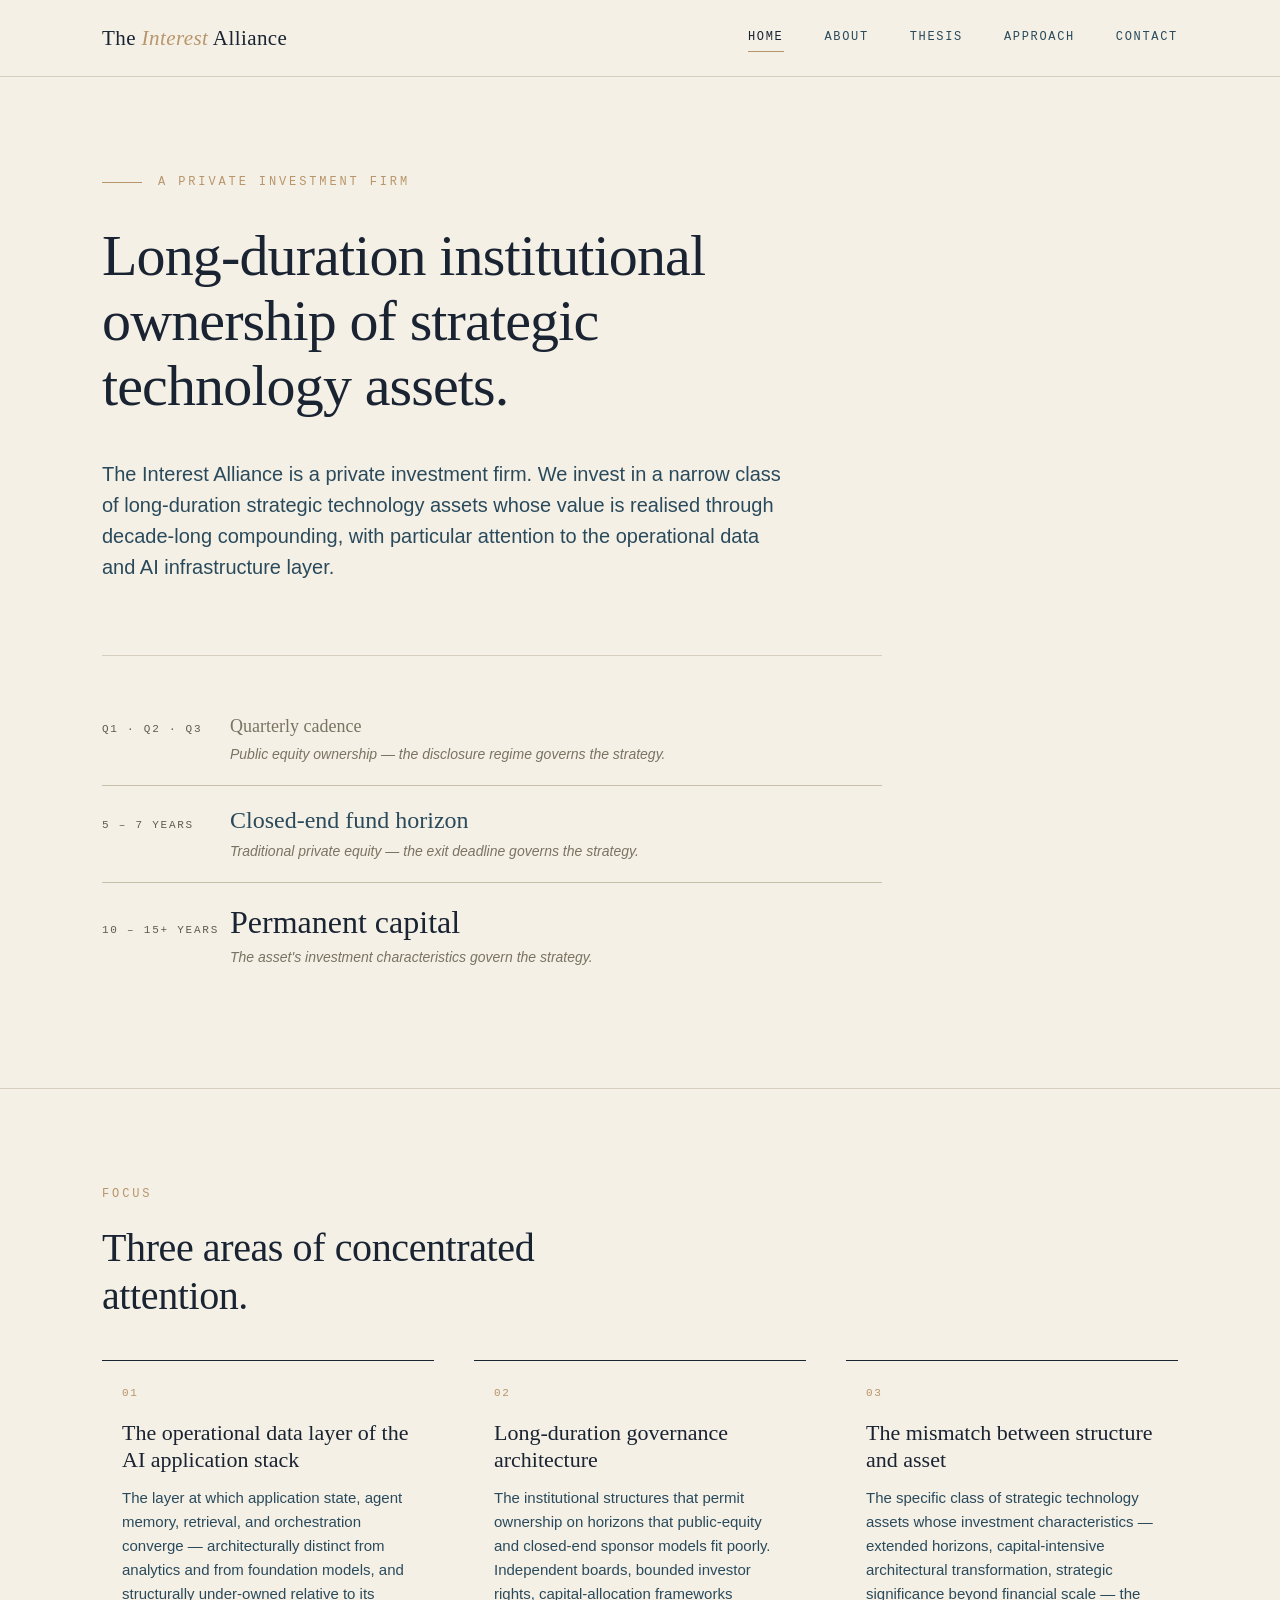
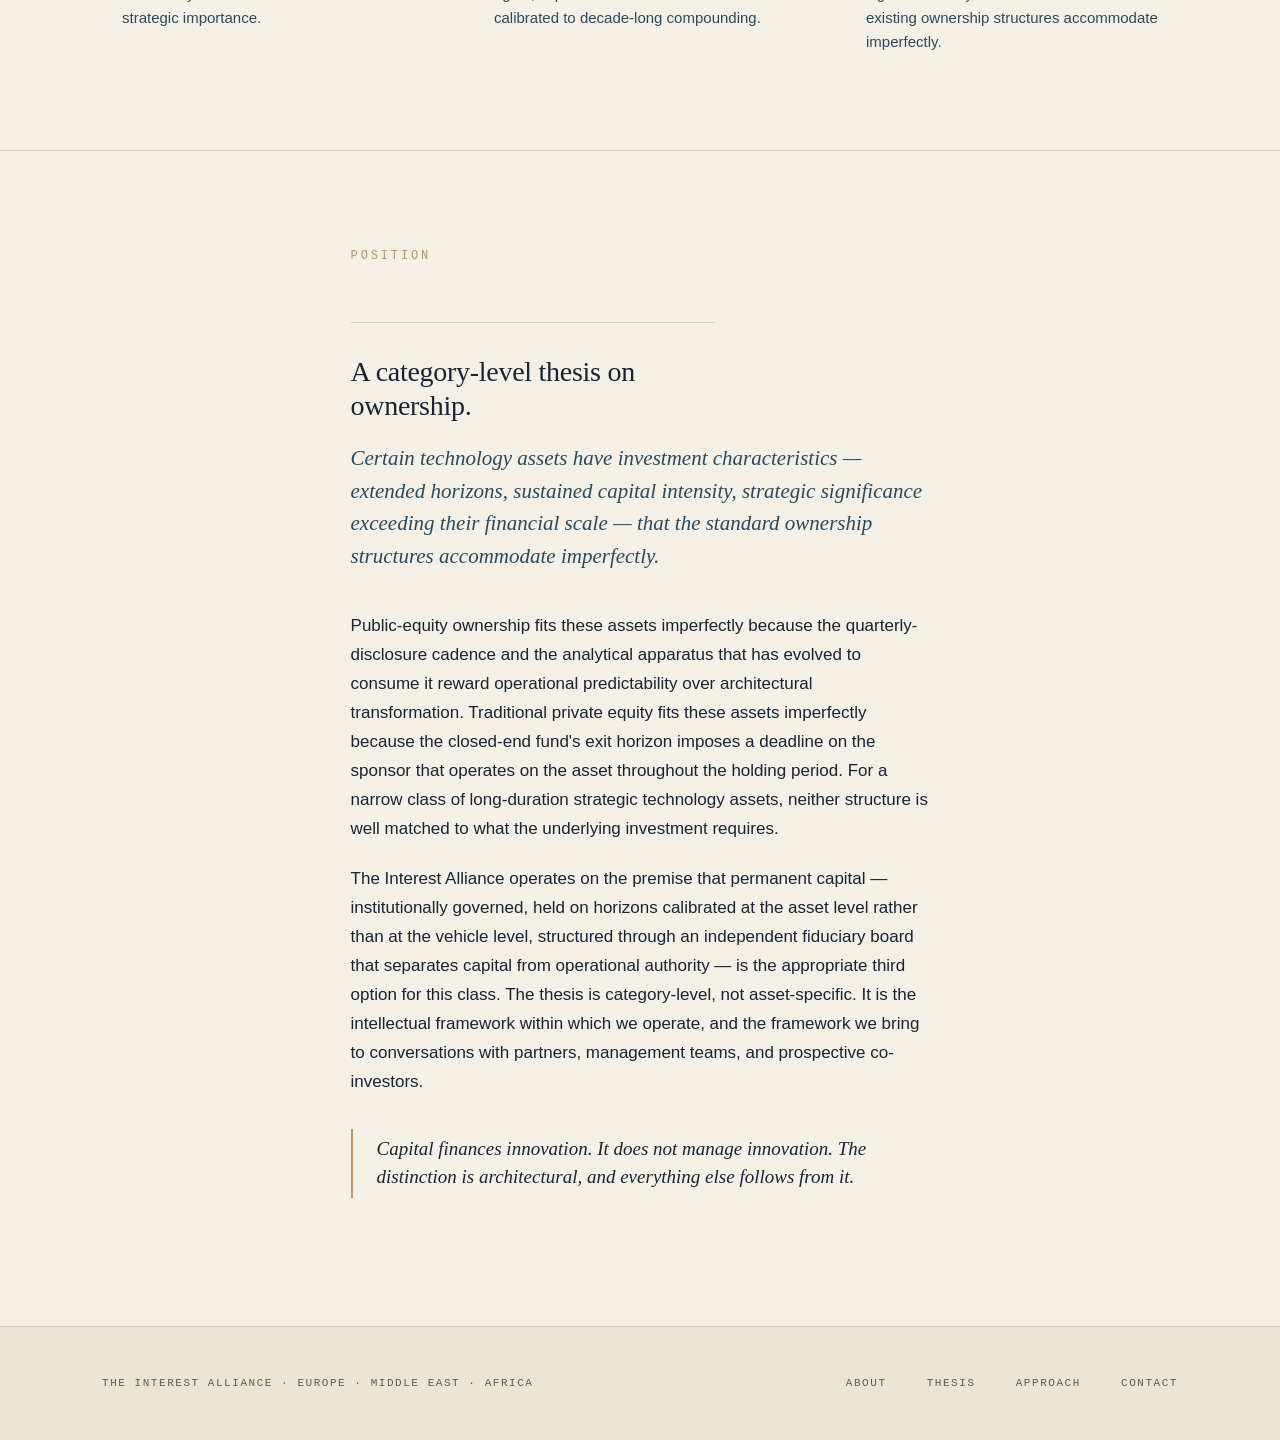
<file: index.html>
<!DOCTYPE html>
<html lang="en">
<head>
<meta charset="UTF-8">
<meta name="viewport" content="width=device-width, initial-scale=1.0">
<title>The Interest Alliance</title>
<meta name="description" content="A private investment firm focused on long-duration institutional ownership of strategic technology assets in the operational data and AI infrastructure layer.">
<link rel="stylesheet" href="style.css">
<link rel="icon" href="data:image/svg+xml,%3Csvg xmlns='http://www.w3.org/2000/svg' viewBox='0 0 32 32'%3E%3Crect width='32' height='32' fill='%23F4F0E6'/%3E%3Ctext x='16' y='23' text-anchor='middle' font-family='Georgia' font-size='20' fill='%231A2332'%3EI%3C/text%3E%3C/svg%3E">
</head>
<body>

<header class="mast">
  <div class="wrap mast-inner">
    <a href="index.html" class="brand">The <span class="brand-mark">Interest</span> Alliance</a>
    <nav class="nav" aria-label="Primary">
      <a href="index.html" class="active">Home</a>
      <a href="about.html">About</a>
      <a href="thesis.html">Thesis</a>
      <a href="approach.html">Approach</a>
      <a href="contact.html">Contact</a>
    </nav>
  </div>
</header>

<main>

  <!-- Hero -->
  <section class="hero">
    <div class="wrap">
      <div class="eyebrow">A private investment firm</div>
      <h1>Long-duration institutional ownership of strategic technology assets.</h1>
      <p class="hero-lede">
        The Interest Alliance is a private investment firm. We invest in a narrow class of long-duration strategic technology assets whose value is realised through decade-long compounding, with particular attention to the operational data and AI infrastructure layer.
      </p>

      <div class="horizons">
        <div class="horizon horizon-1">
          <div class="horizon-tag">Q1 · Q2 · Q3</div>
          <div class="horizon-body">
            <div class="horizon-label">Quarterly cadence</div>
            <span class="horizon-sub">Public equity ownership — the disclosure regime governs the strategy.</span>
          </div>
        </div>
        <div class="horizon horizon-2">
          <div class="horizon-tag">5 – 7 years</div>
          <div class="horizon-body">
            <div class="horizon-label">Closed-end fund horizon</div>
            <span class="horizon-sub">Traditional private equity — the exit deadline governs the strategy.</span>
          </div>
        </div>
        <div class="horizon horizon-3">
          <div class="horizon-tag">10 – 15+ years</div>
          <div class="horizon-body">
            <div class="horizon-label">Permanent capital</div>
            <span class="horizon-sub">The asset's investment characteristics govern the strategy.</span>
          </div>
        </div>
      </div>

    </div>
  </section>

  <!-- Focus areas -->
  <section class="section">
    <div class="wrap">
      <div class="section-eyebrow">Focus</div>
      <h2 class="section-heading">Three areas of concentrated attention.</h2>

      <div class="focus-grid">
        <div class="focus-card">
          <div class="focus-num">01</div>
          <h3 class="focus-title">The operational data layer of the AI application stack</h3>
          <p class="focus-body">
            The layer at which application state, agent memory, retrieval, and orchestration converge — architecturally distinct from analytics and from foundation models, and structurally under-owned relative to its strategic importance.
          </p>
        </div>
        <div class="focus-card">
          <div class="focus-num">02</div>
          <h3 class="focus-title">Long-duration governance architecture</h3>
          <p class="focus-body">
            The institutional structures that permit ownership on horizons that public-equity and closed-end sponsor models fit poorly. Independent boards, bounded investor rights, capital-allocation frameworks calibrated to decade-long compounding.
          </p>
        </div>
        <div class="focus-card">
          <div class="focus-num">03</div>
          <h3 class="focus-title">The mismatch between structure and asset</h3>
          <p class="focus-body">
            The specific class of strategic technology assets whose investment characteristics — extended horizons, capital-intensive architectural transformation, strategic significance beyond financial scale — the existing ownership structures accommodate imperfectly.
          </p>
        </div>
      </div>
    </div>
  </section>

  <!-- Position -->
  <section class="section">
    <div class="wrap prose">
      <div class="section-eyebrow">Position</div>
      <h2 class="section-heading">A category-level thesis on ownership.</h2>

      <p class="lede">
        Certain technology assets have investment characteristics — extended horizons, sustained capital intensity, strategic significance exceeding their financial scale — that the standard ownership structures accommodate imperfectly.
      </p>

      <p>
        Public-equity ownership fits these assets imperfectly because the quarterly-disclosure cadence and the analytical apparatus that has evolved to consume it reward operational predictability over architectural transformation. Traditional private equity fits these assets imperfectly because the closed-end fund's exit horizon imposes a deadline on the sponsor that operates on the asset throughout the holding period. For a narrow class of long-duration strategic technology assets, neither structure is well matched to what the underlying investment requires.
      </p>
      <p>
        The Interest Alliance operates on the premise that permanent capital — institutionally governed, held on horizons calibrated at the asset level rather than at the vehicle level, structured through an independent fiduciary board that separates capital from operational authority — is the appropriate third option for this class. The thesis is category-level, not asset-specific. It is the intellectual framework within which we operate, and the framework we bring to conversations with partners, management teams, and prospective co-investors.
      </p>

      <div class="callout">
        Capital finances innovation. It does not manage innovation. The distinction is architectural, and everything else follows from it.
      </div>
    </div>
  </section>

</main>

<footer class="foot">
  <div class="wrap foot-inner">
    <div>The Interest Alliance · Europe · Middle East · Africa</div>
    <div class="foot-right">
      <a href="about.html">About</a>
      <a href="thesis.html">Thesis</a>
      <a href="approach.html">Approach</a>
      <a href="contact.html">Contact</a>
    </div>
  </div>
</footer>

</body>
</html>
</file>
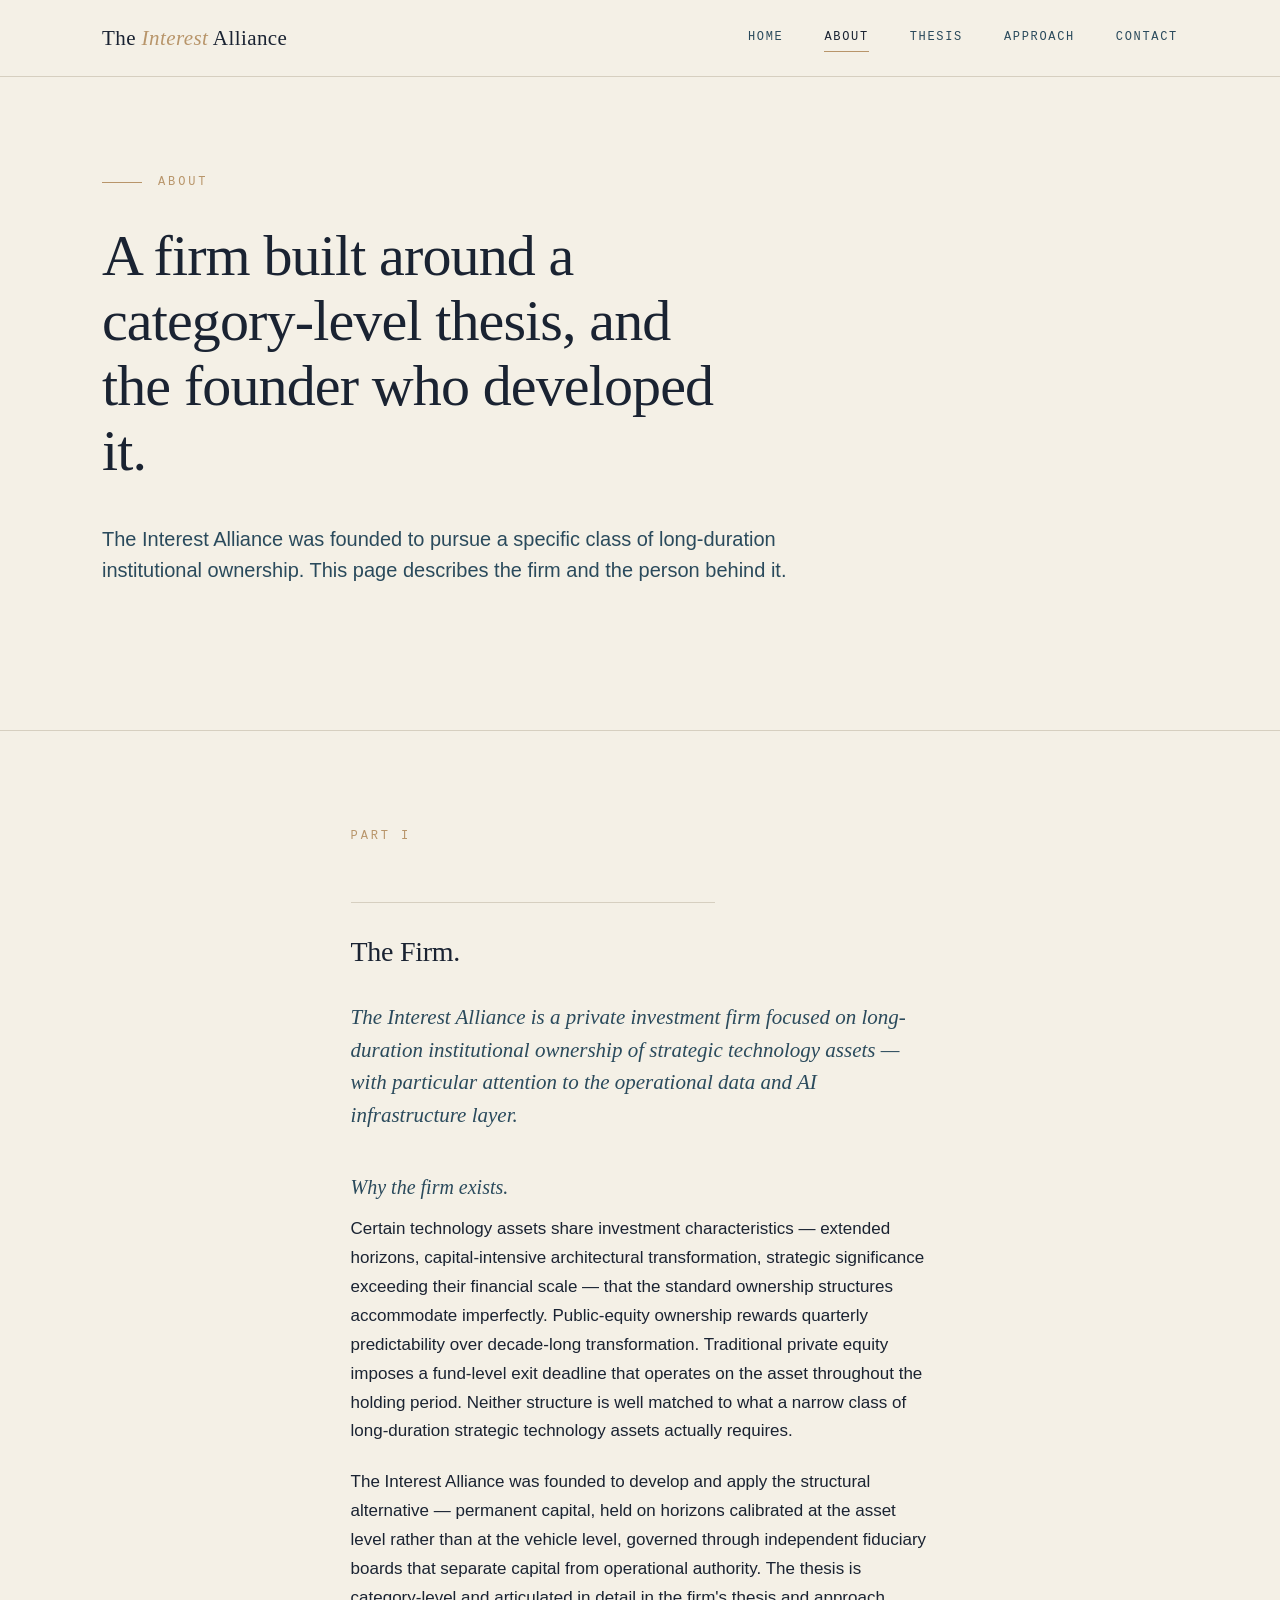
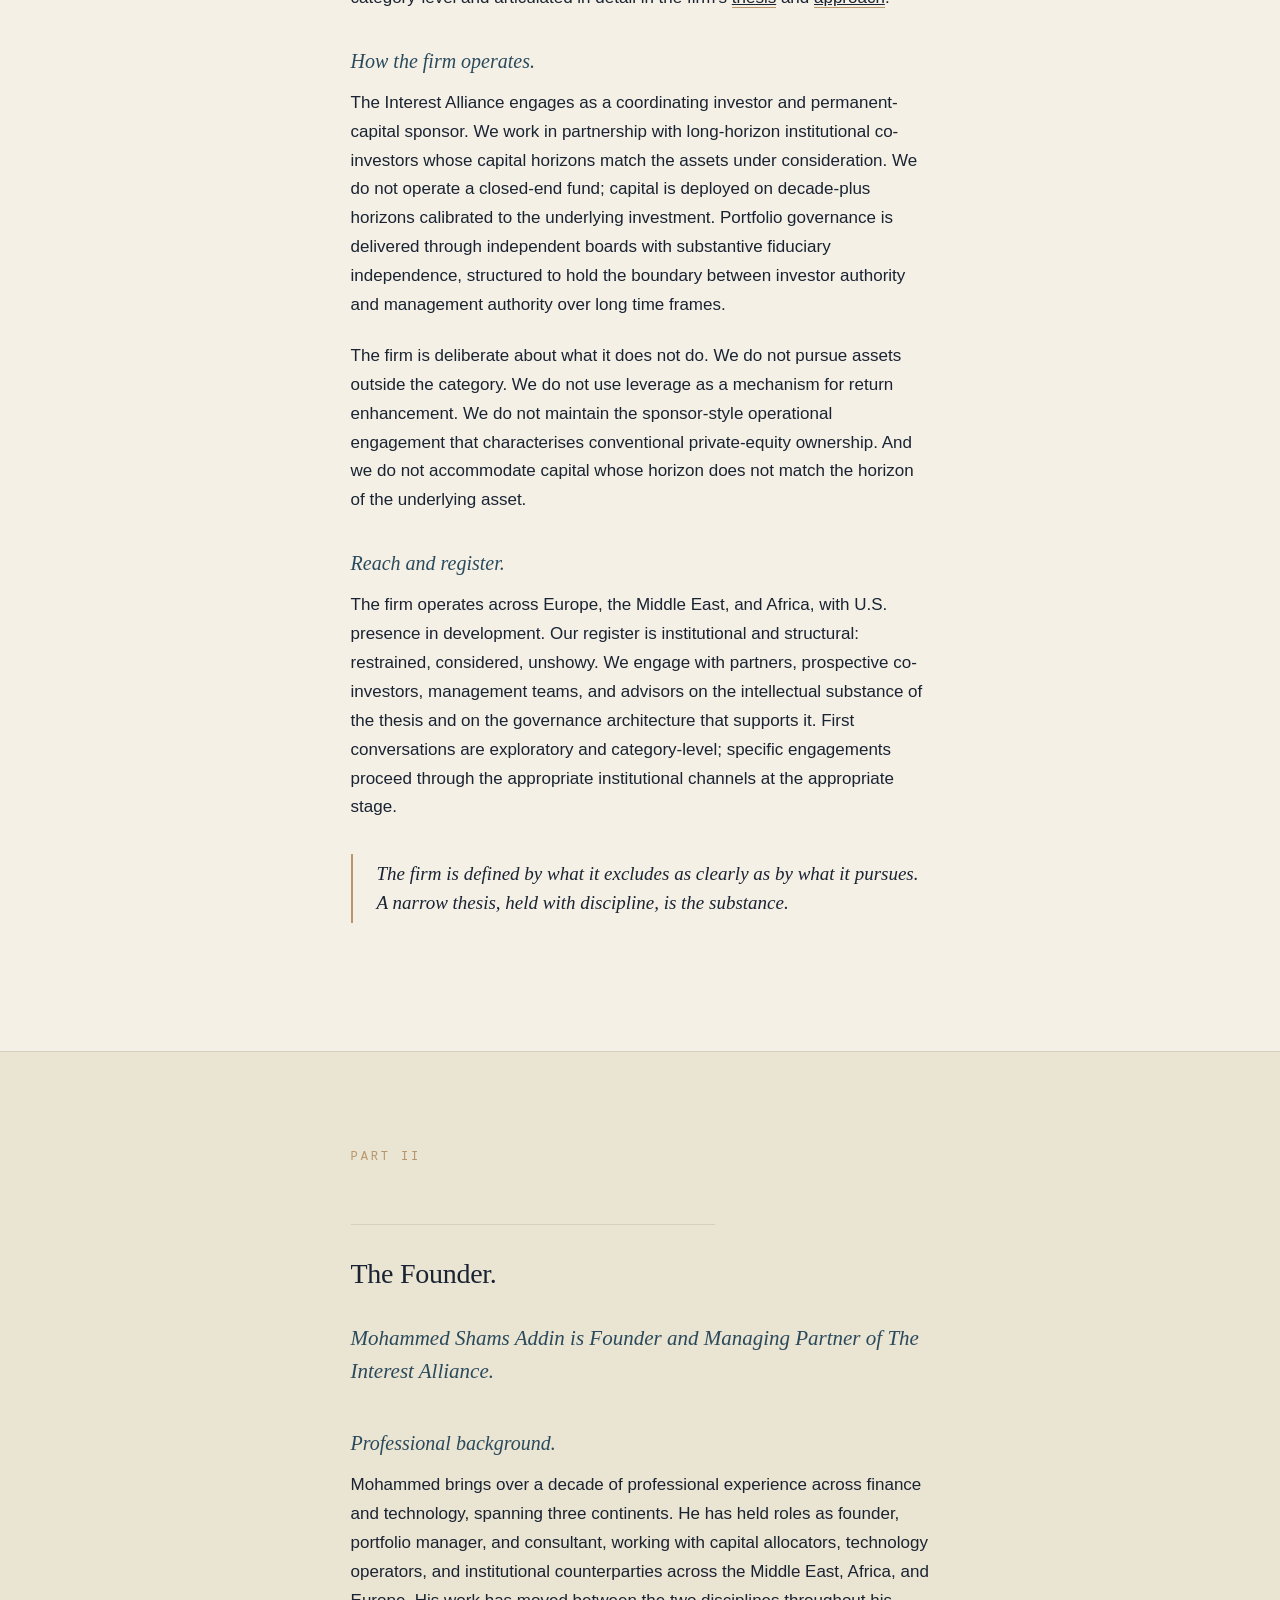
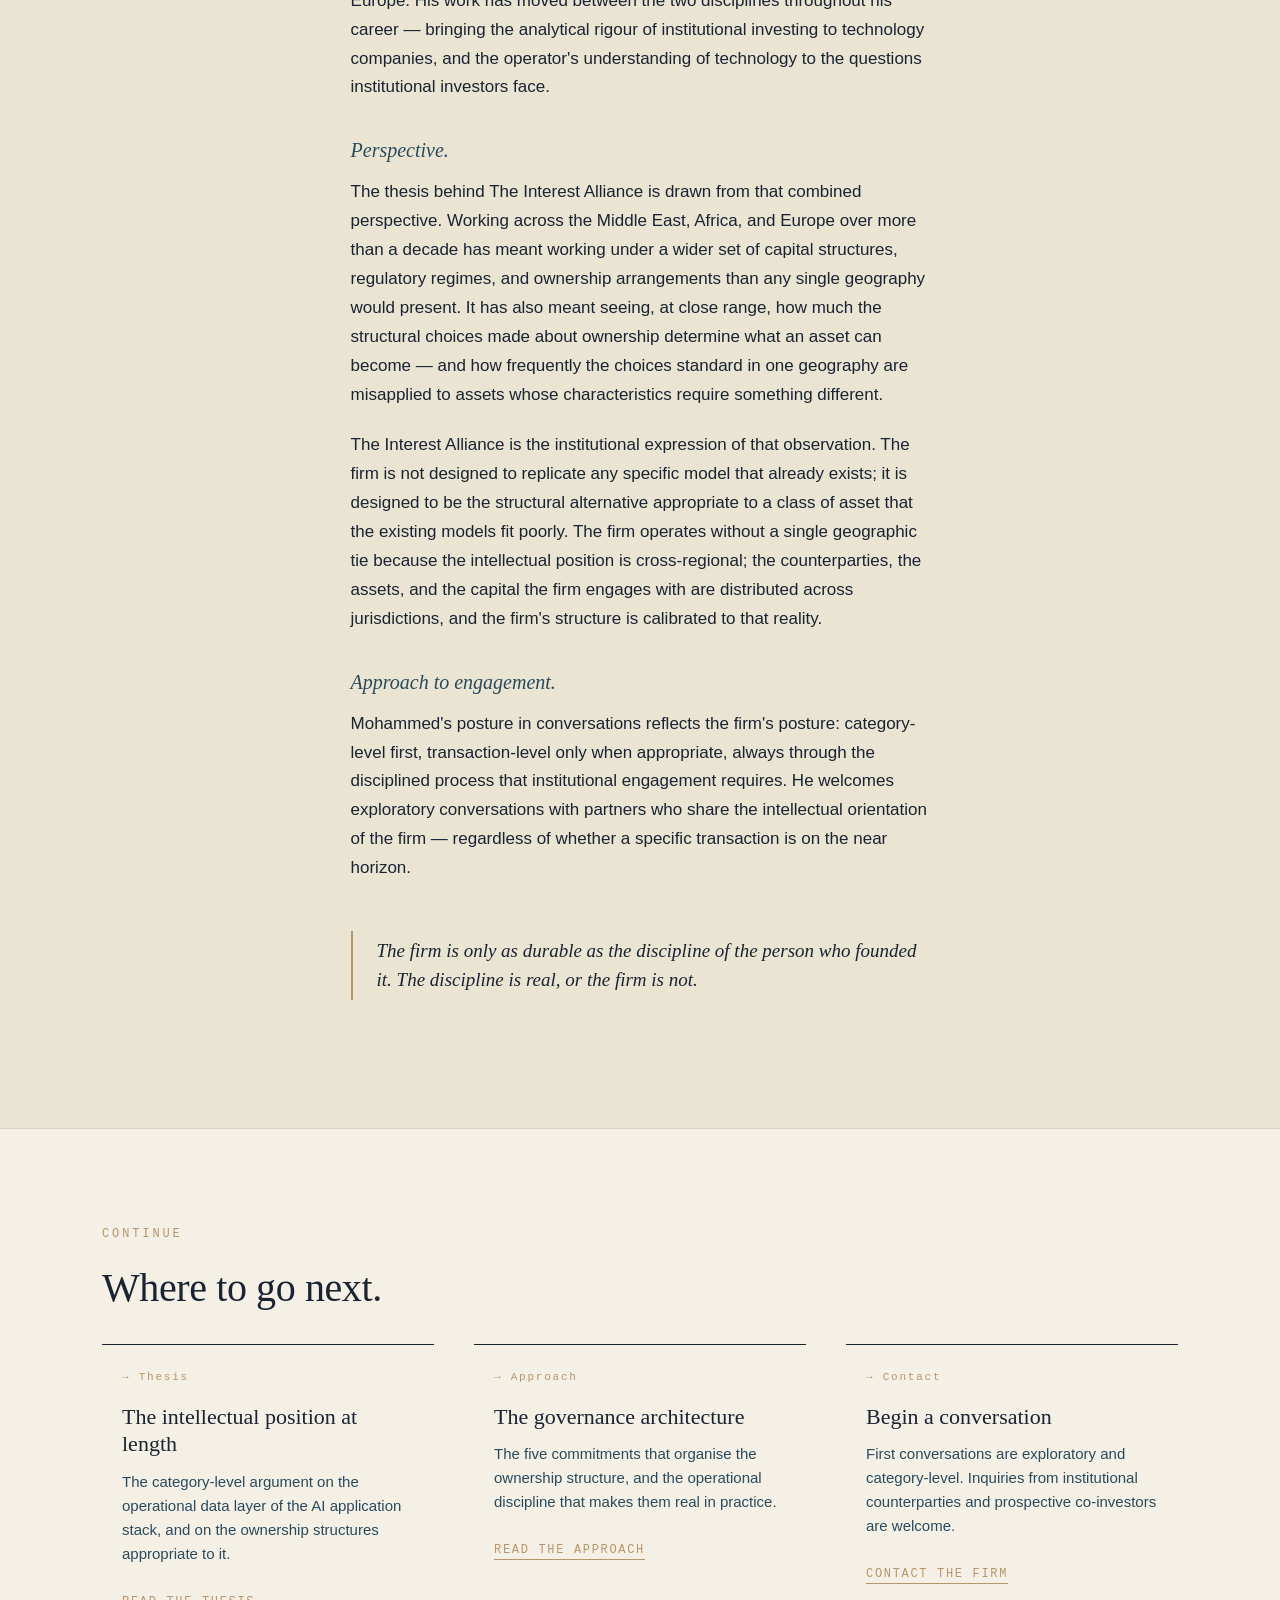
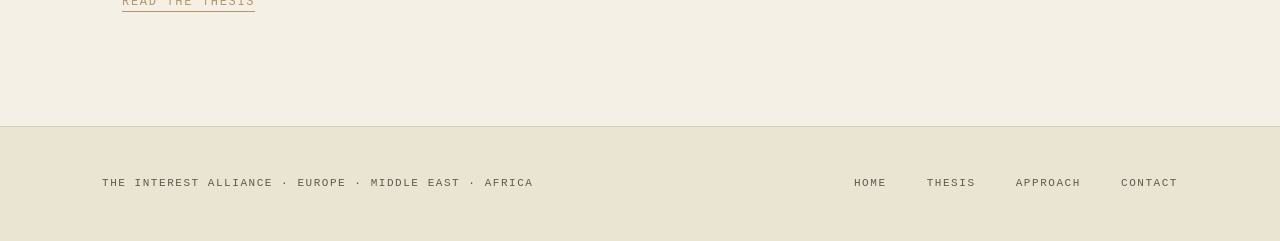
<file: about.html>
<!DOCTYPE html>
<html lang="en">
<head>
<meta charset="UTF-8">
<meta name="viewport" content="width=device-width, initial-scale=1.0">
<title>About — The Interest Alliance</title>
<meta name="description" content="A private investment firm focused on long-duration institutional ownership of strategic technology assets.">
<link rel="stylesheet" href="style.css">
<link rel="icon" href="data:image/svg+xml,%3Csvg xmlns='http://www.w3.org/2000/svg' viewBox='0 0 32 32'%3E%3Crect width='32' height='32' fill='%23F4F0E6'/%3E%3Ctext x='16' y='23' text-anchor='middle' font-family='Georgia' font-size='20' fill='%231A2332'%3EI%3C/text%3E%3C/svg%3E">
</head>
<body>

<header class="mast">
  <div class="wrap mast-inner">
    <a href="index.html" class="brand">The <span class="brand-mark">Interest</span> Alliance</a>
    <nav class="nav" aria-label="Primary">
      <a href="index.html">Home</a>
      <a href="about.html" class="active">About</a>
      <a href="thesis.html">Thesis</a>
      <a href="approach.html">Approach</a>
      <a href="contact.html">Contact</a>
    </nav>
  </div>
</header>

<main>

  <section class="hero" style="padding-bottom: 72px;">
    <div class="wrap">
      <div class="eyebrow">About</div>
      <h1>A firm built around a category-level thesis, and the founder who developed it.</h1>
      <p class="hero-lede">
        The Interest Alliance was founded to pursue a specific class of long-duration institutional ownership. This page describes the firm and the person behind it.
      </p>
    </div>
  </section>

  <!-- Section 1: The Firm -->
  <section class="section">
    <div class="wrap prose">
      <div class="section-eyebrow">Part I</div>
      <h2 class="section-heading" style="margin-bottom: 32px;">The Firm.</h2>

      <p class="lede">
        The Interest Alliance is a private investment firm focused on long-duration institutional ownership of strategic technology assets — with particular attention to the operational data and AI infrastructure layer.
      </p>

      <h3>Why the firm exists.</h3>
      <p>
        Certain technology assets share investment characteristics — extended horizons, capital-intensive architectural transformation, strategic significance exceeding their financial scale — that the standard ownership structures accommodate imperfectly. Public-equity ownership rewards quarterly predictability over decade-long transformation. Traditional private equity imposes a fund-level exit deadline that operates on the asset throughout the holding period. Neither structure is well matched to what a narrow class of long-duration strategic technology assets actually requires.
      </p>
      <p>
        The Interest Alliance was founded to develop and apply the structural alternative — permanent capital, held on horizons calibrated at the asset level rather than at the vehicle level, governed through independent fiduciary boards that separate capital from operational authority. The thesis is category-level and articulated in detail in the firm's <a href="thesis.html" style="color: var(--ink); border-bottom: 1px solid var(--accent);">thesis</a> and <a href="approach.html" style="color: var(--ink); border-bottom: 1px solid var(--accent);">approach</a>.
      </p>

      <h3>How the firm operates.</h3>
      <p>
        The Interest Alliance engages as a coordinating investor and permanent-capital sponsor. We work in partnership with long-horizon institutional co-investors whose capital horizons match the assets under consideration. We do not operate a closed-end fund; capital is deployed on decade-plus horizons calibrated to the underlying investment. Portfolio governance is delivered through independent boards with substantive fiduciary independence, structured to hold the boundary between investor authority and management authority over long time frames.
      </p>
      <p>
        The firm is deliberate about what it does not do. We do not pursue assets outside the category. We do not use leverage as a mechanism for return enhancement. We do not maintain the sponsor-style operational engagement that characterises conventional private-equity ownership. And we do not accommodate capital whose horizon does not match the horizon of the underlying asset.
      </p>

      <h3>Reach and register.</h3>
      <p>
        The firm operates across Europe, the Middle East, and Africa, with U.S. presence in development. Our register is institutional and structural: restrained, considered, unshowy. We engage with partners, prospective co-investors, management teams, and advisors on the intellectual substance of the thesis and on the governance architecture that supports it. First conversations are exploratory and category-level; specific engagements proceed through the appropriate institutional channels at the appropriate stage.
      </p>

      <div class="callout">
        The firm is defined by what it excludes as clearly as by what it pursues. A narrow thesis, held with discipline, is the substance.
      </div>
    </div>
  </section>

  <!-- Section 2: The Founder -->
  <section class="section" style="background: var(--paperAlt);">
    <div class="wrap prose">
      <div class="section-eyebrow">Part II</div>
      <h2 class="section-heading" style="margin-bottom: 32px;">The Founder.</h2>

      <p class="lede">
        Mohammed Shams Addin is Founder and Managing Partner of The Interest Alliance.
      </p>

      <h3>Professional background.</h3>
      <p>
        Mohammed brings over a decade of professional experience across finance and technology, spanning three continents. He has held roles as founder, portfolio manager, and consultant, working with capital allocators, technology operators, and institutional counterparties across the Middle East, Africa, and Europe. His work has moved between the two disciplines throughout his career — bringing the analytical rigour of institutional investing to technology companies, and the operator's understanding of technology to the questions institutional investors face.
      </p>

      <h3>Perspective.</h3>
      <p>
        The thesis behind The Interest Alliance is drawn from that combined perspective. Working across the Middle East, Africa, and Europe over more than a decade has meant working under a wider set of capital structures, regulatory regimes, and ownership arrangements than any single geography would present. It has also meant seeing, at close range, how much the structural choices made about ownership determine what an asset can become — and how frequently the choices standard in one geography are misapplied to assets whose characteristics require something different.
      </p>
      <p>
        The Interest Alliance is the institutional expression of that observation. The firm is not designed to replicate any specific model that already exists; it is designed to be the structural alternative appropriate to a class of asset that the existing models fit poorly. The firm operates without a single geographic tie because the intellectual position is cross-regional; the counterparties, the assets, and the capital the firm engages with are distributed across jurisdictions, and the firm's structure is calibrated to that reality.
      </p>

      <h3>Approach to engagement.</h3>
      <p>
        Mohammed's posture in conversations reflects the firm's posture: category-level first, transaction-level only when appropriate, always through the disciplined process that institutional engagement requires. He welcomes exploratory conversations with partners who share the intellectual orientation of the firm — regardless of whether a specific transaction is on the near horizon.
      </p>

      <div class="callout" style="margin-top: 48px;">
        The firm is only as durable as the discipline of the person who founded it. The discipline is real, or the firm is not.
      </div>
    </div>
  </section>

  <!-- Contact bridge -->
  <section class="section">
    <div class="wrap">
      <div class="section-eyebrow">Continue</div>
      <h2 class="section-heading" style="margin-bottom: 32px;">Where to go next.</h2>

      <div class="focus-grid" style="margin-top: 32px;">
        <div class="focus-card">
          <div class="focus-num">→ Thesis</div>
          <h3 class="focus-title">The intellectual position at length</h3>
          <p class="focus-body">
            The category-level argument on the operational data layer of the AI application stack, and on the ownership structures appropriate to it.
          </p>
          <p style="margin-top: 20px;">
            <a href="thesis.html" style="font-family: var(--f-mono); font-size: 12px; letter-spacing: 0.14em; text-transform: uppercase; color: var(--accent); text-decoration: none; border-bottom: 1px solid var(--accent); padding-bottom: 2px;">Read the thesis</a>
          </p>
        </div>
        <div class="focus-card">
          <div class="focus-num">→ Approach</div>
          <h3 class="focus-title">The governance architecture</h3>
          <p class="focus-body">
            The five commitments that organise the ownership structure, and the operational discipline that makes them real in practice.
          </p>
          <p style="margin-top: 20px;">
            <a href="approach.html" style="font-family: var(--f-mono); font-size: 12px; letter-spacing: 0.14em; text-transform: uppercase; color: var(--accent); text-decoration: none; border-bottom: 1px solid var(--accent); padding-bottom: 2px;">Read the approach</a>
          </p>
        </div>
        <div class="focus-card">
          <div class="focus-num">→ Contact</div>
          <h3 class="focus-title">Begin a conversation</h3>
          <p class="focus-body">
            First conversations are exploratory and category-level. Inquiries from institutional counterparties and prospective co-investors are welcome.
          </p>
          <p style="margin-top: 20px;">
            <a href="contact.html" style="font-family: var(--f-mono); font-size: 12px; letter-spacing: 0.14em; text-transform: uppercase; color: var(--accent); text-decoration: none; border-bottom: 1px solid var(--accent); padding-bottom: 2px;">Contact the firm</a>
          </p>
        </div>
      </div>
    </div>
  </section>

</main>

<footer class="foot">
  <div class="wrap foot-inner">
    <div>The Interest Alliance · Europe · Middle East · Africa</div>
    <div class="foot-right">
      <a href="index.html">Home</a>
      <a href="thesis.html">Thesis</a>
      <a href="approach.html">Approach</a>
      <a href="contact.html">Contact</a>
    </div>
  </div>
</footer>

</body>
</html>
</file>
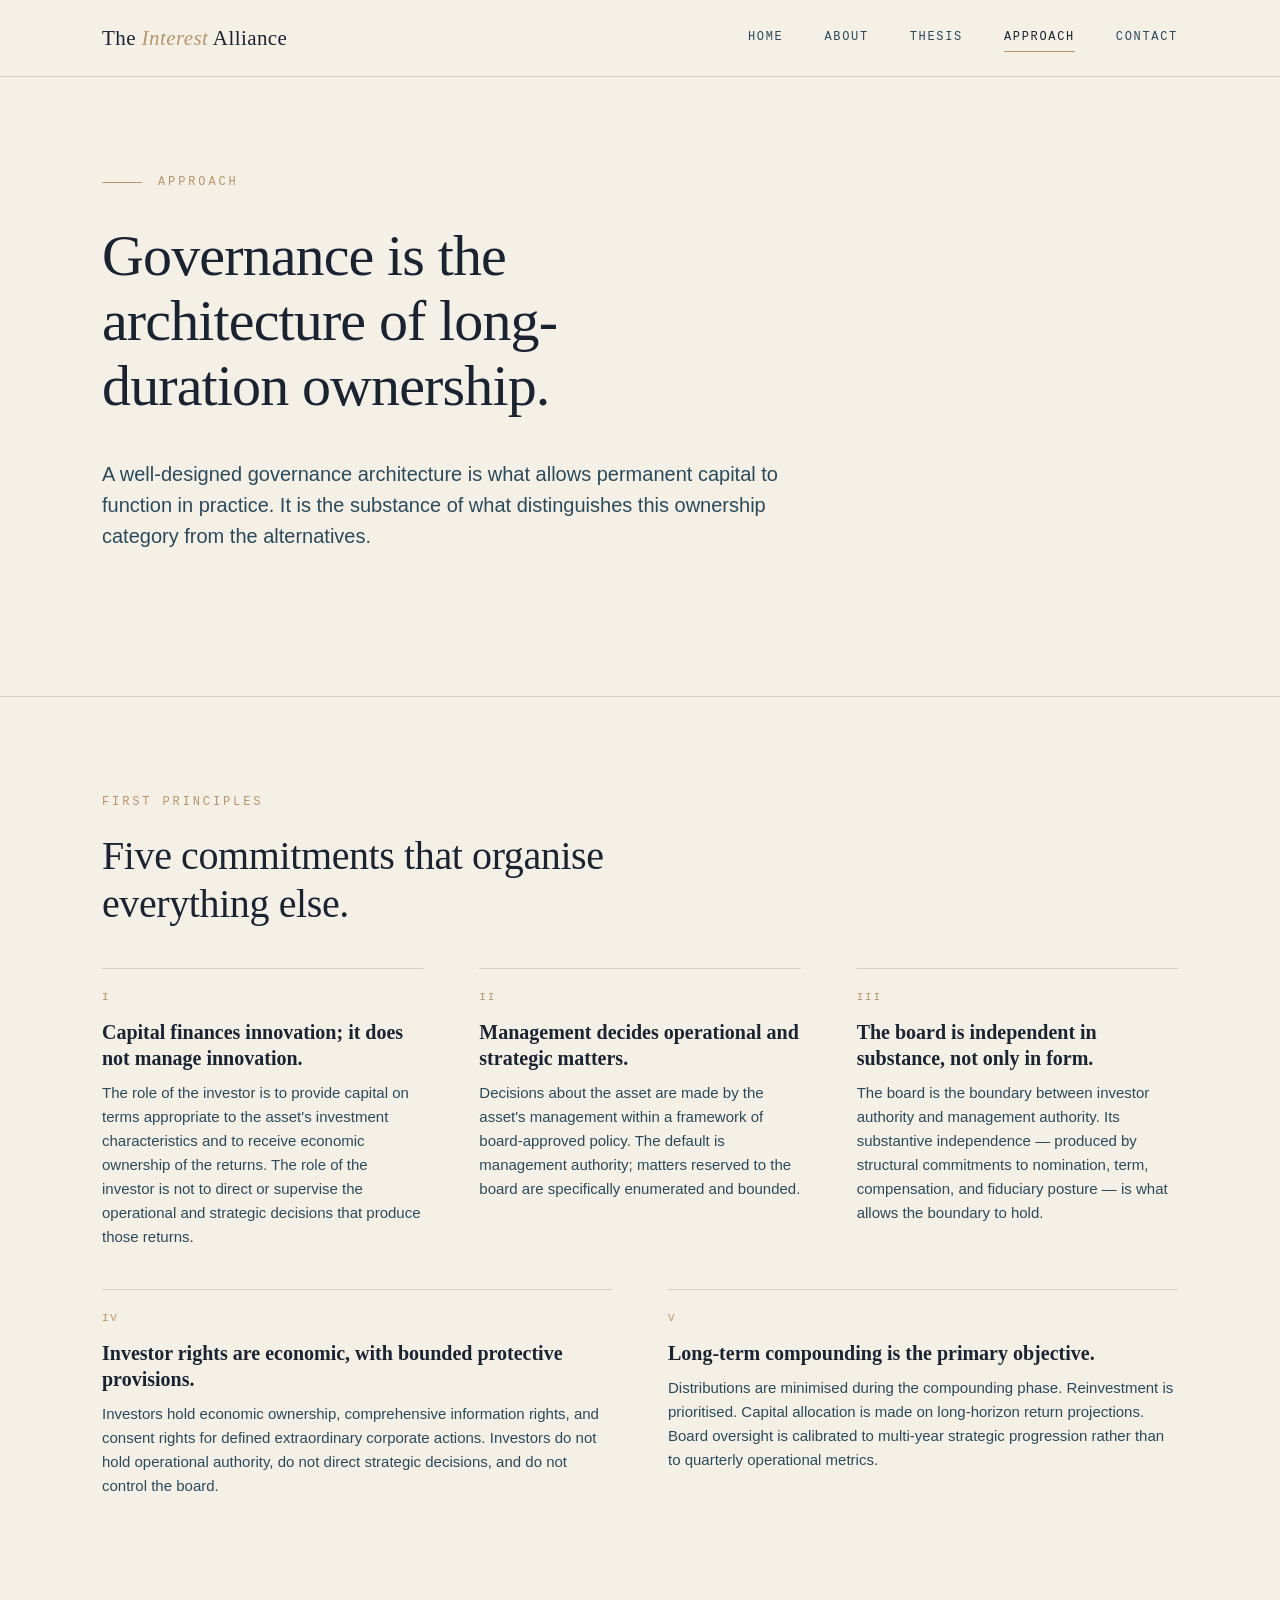
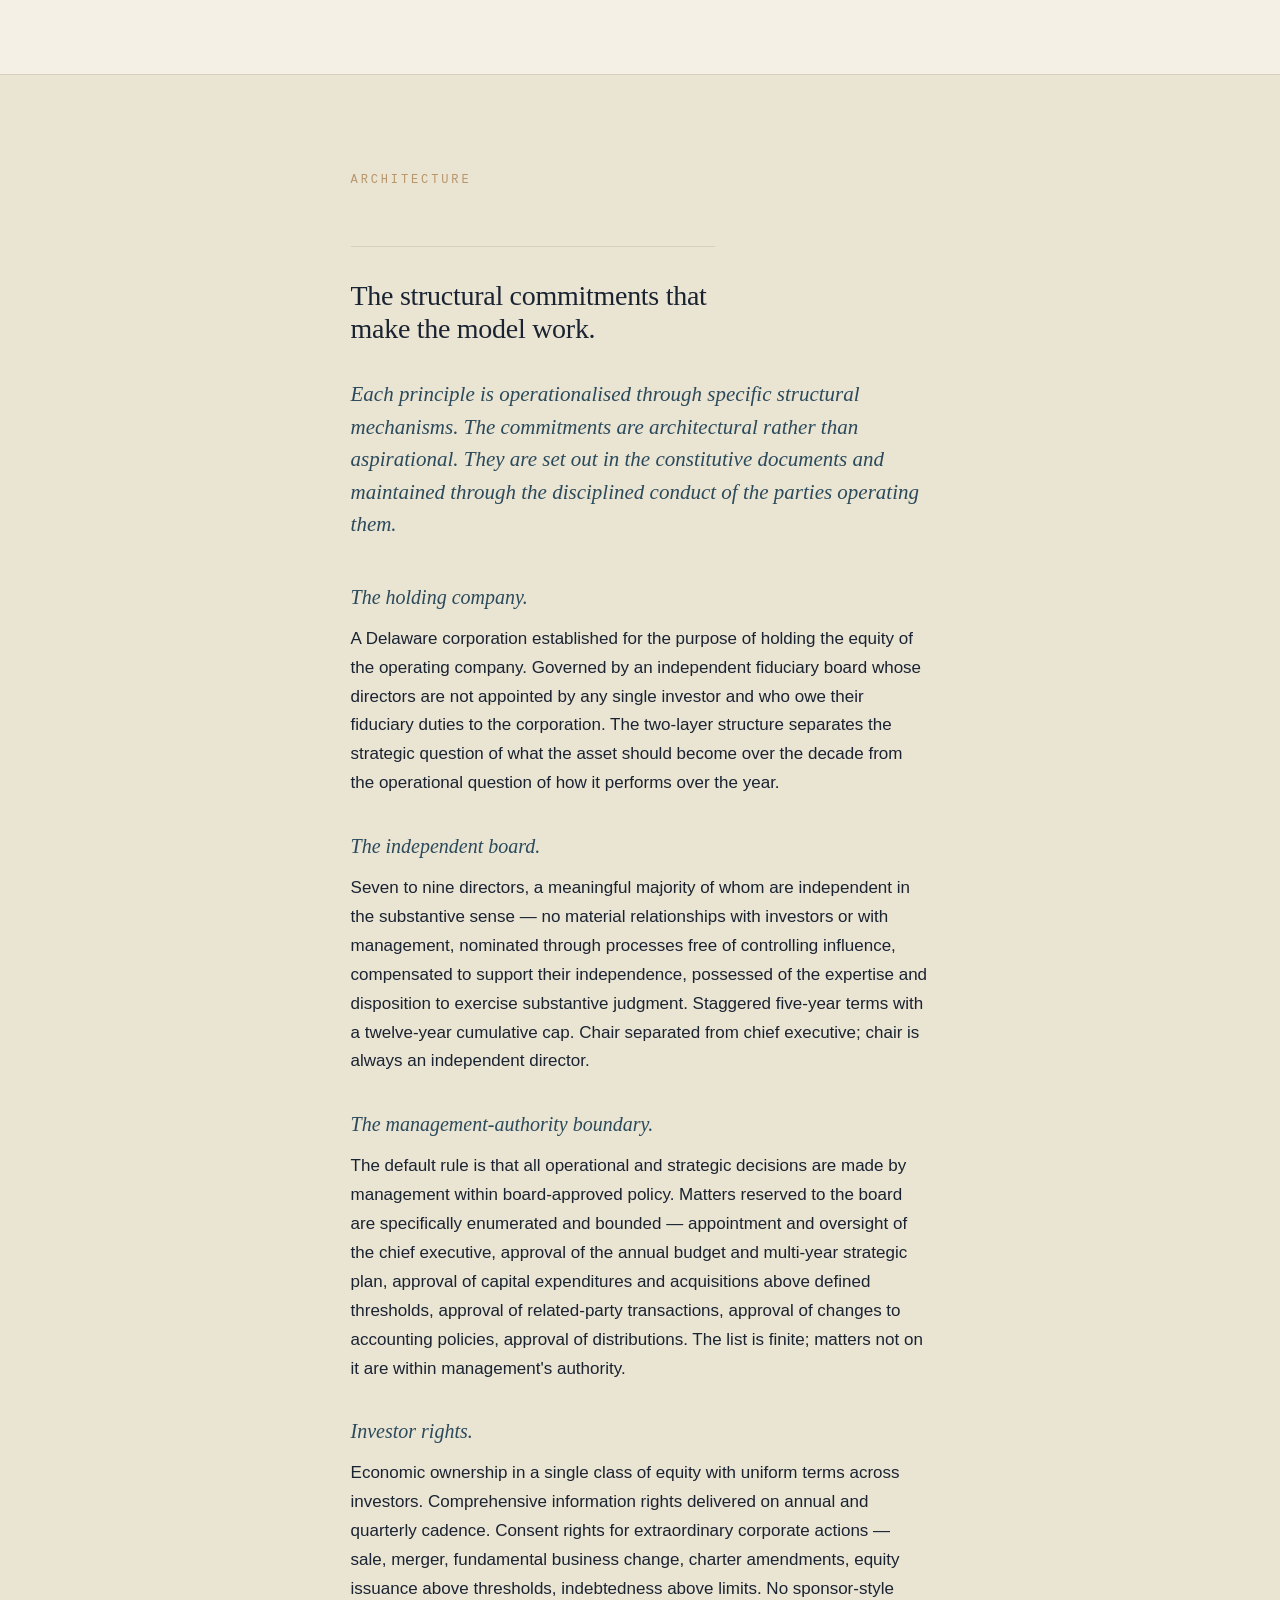
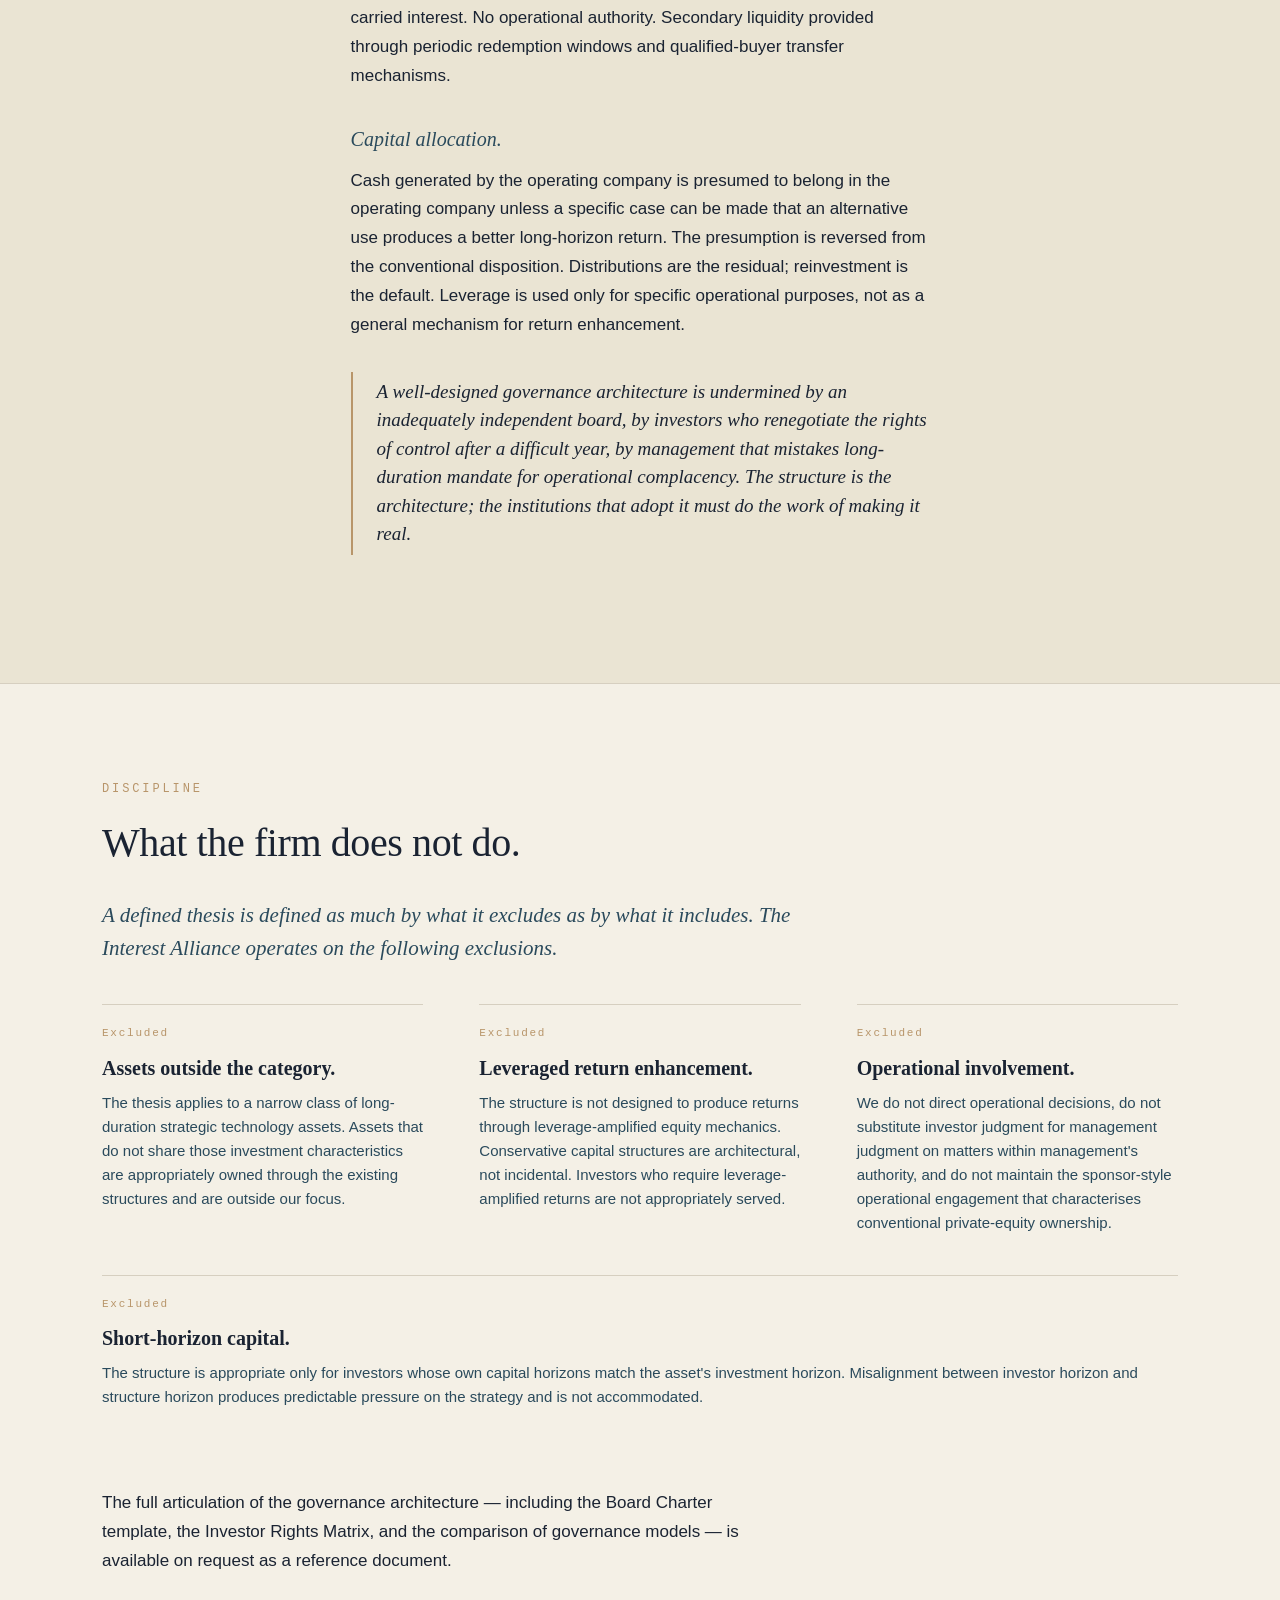
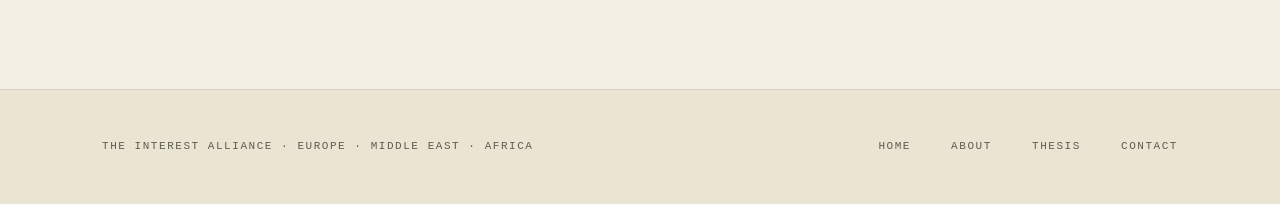
<file: approach.html>
<!DOCTYPE html>
<html lang="en">
<head>
<meta charset="UTF-8">
<meta name="viewport" content="width=device-width, initial-scale=1.0">
<title>Approach — The Interest Alliance</title>
<meta name="description" content="The governance architecture and ownership philosophy of The Interest Alliance.">
<link rel="stylesheet" href="style.css">
<link rel="icon" href="data:image/svg+xml,%3Csvg xmlns='http://www.w3.org/2000/svg' viewBox='0 0 32 32'%3E%3Crect width='32' height='32' fill='%23F4F0E6'/%3E%3Ctext x='16' y='23' text-anchor='middle' font-family='Georgia' font-size='20' fill='%231A2332'%3EI%3C/text%3E%3C/svg%3E">
</head>
<body>

<header class="mast">
  <div class="wrap mast-inner">
    <a href="index.html" class="brand">The <span class="brand-mark">Interest</span> Alliance</a>
    <nav class="nav" aria-label="Primary">
      <a href="index.html">Home</a>
      <a href="about.html">About</a>
      <a href="thesis.html">Thesis</a>
      <a href="approach.html" class="active">Approach</a>
      <a href="contact.html">Contact</a>
    </nav>
  </div>
</header>

<main>

  <section class="hero" style="padding-bottom: 72px;">
    <div class="wrap">
      <div class="eyebrow">Approach</div>
      <h1>Governance is the architecture of long-duration ownership.</h1>
      <p class="hero-lede">
        A well-designed governance architecture is what allows permanent capital to function in practice. It is the substance of what distinguishes this ownership category from the alternatives.
      </p>
    </div>
  </section>

  <section class="section">
    <div class="wrap">
      <div class="section-eyebrow">First Principles</div>
      <h2 class="section-heading" style="margin-bottom: 40px;">Five commitments that organise everything else.</h2>

      <div class="principles">
        <div class="principle">
          <div class="principle-num">I</div>
          <h3 class="principle-title">Capital finances innovation; it does not manage innovation.</h3>
          <p class="principle-body">
            The role of the investor is to provide capital on terms appropriate to the asset's investment characteristics and to receive economic ownership of the returns. The role of the investor is not to direct or supervise the operational and strategic decisions that produce those returns.
          </p>
        </div>
        <div class="principle">
          <div class="principle-num">II</div>
          <h3 class="principle-title">Management decides operational and strategic matters.</h3>
          <p class="principle-body">
            Decisions about the asset are made by the asset's management within a framework of board-approved policy. The default is management authority; matters reserved to the board are specifically enumerated and bounded.
          </p>
        </div>
        <div class="principle">
          <div class="principle-num">III</div>
          <h3 class="principle-title">The board is independent in substance, not only in form.</h3>
          <p class="principle-body">
            The board is the boundary between investor authority and management authority. Its substantive independence — produced by structural commitments to nomination, term, compensation, and fiduciary posture — is what allows the boundary to hold.
          </p>
        </div>
        <div class="principle">
          <div class="principle-num">IV</div>
          <h3 class="principle-title">Investor rights are economic, with bounded protective provisions.</h3>
          <p class="principle-body">
            Investors hold economic ownership, comprehensive information rights, and consent rights for defined extraordinary corporate actions. Investors do not hold operational authority, do not direct strategic decisions, and do not control the board.
          </p>
        </div>
        <div class="principle">
          <div class="principle-num">V</div>
          <h3 class="principle-title">Long-term compounding is the primary objective.</h3>
          <p class="principle-body">
            Distributions are minimised during the compounding phase. Reinvestment is prioritised. Capital allocation is made on long-horizon return projections. Board oversight is calibrated to multi-year strategic progression rather than to quarterly operational metrics.
          </p>
        </div>
      </div>
    </div>
  </section>

  <section class="section" style="background: var(--paperAlt);">
    <div class="wrap prose">
      <div class="section-eyebrow">Architecture</div>
      <h2 class="section-heading" style="margin-bottom: 32px;">The structural commitments that make the model work.</h2>

      <p class="lede">
        Each principle is operationalised through specific structural mechanisms. The commitments are architectural rather than aspirational. They are set out in the constitutive documents and maintained through the disciplined conduct of the parties operating them.
      </p>

      <h3>The holding company.</h3>
      <p>
        A Delaware corporation established for the purpose of holding the equity of the operating company. Governed by an independent fiduciary board whose directors are not appointed by any single investor and who owe their fiduciary duties to the corporation. The two-layer structure separates the strategic question of what the asset should become over the decade from the operational question of how it performs over the year.
      </p>

      <h3>The independent board.</h3>
      <p>
        Seven to nine directors, a meaningful majority of whom are independent in the substantive sense — no material relationships with investors or with management, nominated through processes free of controlling influence, compensated to support their independence, possessed of the expertise and disposition to exercise substantive judgment. Staggered five-year terms with a twelve-year cumulative cap. Chair separated from chief executive; chair is always an independent director.
      </p>

      <h3>The management-authority boundary.</h3>
      <p>
        The default rule is that all operational and strategic decisions are made by management within board-approved policy. Matters reserved to the board are specifically enumerated and bounded — appointment and oversight of the chief executive, approval of the annual budget and multi-year strategic plan, approval of capital expenditures and acquisitions above defined thresholds, approval of related-party transactions, approval of changes to accounting policies, approval of distributions. The list is finite; matters not on it are within management's authority.
      </p>

      <h3>Investor rights.</h3>
      <p>
        Economic ownership in a single class of equity with uniform terms across investors. Comprehensive information rights delivered on annual and quarterly cadence. Consent rights for extraordinary corporate actions — sale, merger, fundamental business change, charter amendments, equity issuance above thresholds, indebtedness above limits. No sponsor-style carried interest. No operational authority. Secondary liquidity provided through periodic redemption windows and qualified-buyer transfer mechanisms.
      </p>

      <h3>Capital allocation.</h3>
      <p>
        Cash generated by the operating company is presumed to belong in the operating company unless a specific case can be made that an alternative use produces a better long-horizon return. The presumption is reversed from the conventional disposition. Distributions are the residual; reinvestment is the default. Leverage is used only for specific operational purposes, not as a general mechanism for return enhancement.
      </p>

      <div class="callout">
        A well-designed governance architecture is undermined by an inadequately independent board, by investors who renegotiate the rights of control after a difficult year, by management that mistakes long-duration mandate for operational complacency. The structure is the architecture; the institutions that adopt it must do the work of making it real.
      </div>
    </div>
  </section>

  <section class="section">
    <div class="wrap">
      <div class="section-eyebrow">Discipline</div>
      <h2 class="section-heading" style="margin-bottom: 32px;">What the firm does not do.</h2>

      <p class="lede" style="max-width: 68ch; font-family: var(--f-display); font-style: italic; font-size: 21px; line-height: 1.55; color: var(--petrol); margin-bottom: 40px;">
        A defined thesis is defined as much by what it excludes as by what it includes. The Interest Alliance operates on the following exclusions.
      </p>

      <div class="principles">
        <div class="principle">
          <div class="principle-num">Excluded</div>
          <h3 class="principle-title">Assets outside the category.</h3>
          <p class="principle-body">
            The thesis applies to a narrow class of long-duration strategic technology assets. Assets that do not share those investment characteristics are appropriately owned through the existing structures and are outside our focus.
          </p>
        </div>
        <div class="principle">
          <div class="principle-num">Excluded</div>
          <h3 class="principle-title">Leveraged return enhancement.</h3>
          <p class="principle-body">
            The structure is not designed to produce returns through leverage-amplified equity mechanics. Conservative capital structures are architectural, not incidental. Investors who require leverage-amplified returns are not appropriately served.
          </p>
        </div>
        <div class="principle">
          <div class="principle-num">Excluded</div>
          <h3 class="principle-title">Operational involvement.</h3>
          <p class="principle-body">
            We do not direct operational decisions, do not substitute investor judgment for management judgment on matters within management's authority, and do not maintain the sponsor-style operational engagement that characterises conventional private-equity ownership.
          </p>
        </div>
        <div class="principle">
          <div class="principle-num">Excluded</div>
          <h3 class="principle-title">Short-horizon capital.</h3>
          <p class="principle-body">
            The structure is appropriate only for investors whose own capital horizons match the asset's investment horizon. Misalignment between investor horizon and structure horizon produces predictable pressure on the strategy and is not accommodated.
          </p>
        </div>
      </div>

      <p style="margin-top: 40px; max-width: 68ch; font-size: 17px; line-height: 1.7; color: var(--ink);">
        The full articulation of the governance architecture — including the Board Charter template, the Investor Rights Matrix, and the comparison of governance models — is available on request as a reference document.
      </p>
    </div>
  </section>

</main>

<footer class="foot">
  <div class="wrap foot-inner">
    <div>The Interest Alliance · Europe · Middle East · Africa</div>
    <div class="foot-right">
      <a href="index.html">Home</a>
      <a href="about.html">About</a>
      <a href="thesis.html">Thesis</a>
      <a href="contact.html">Contact</a>
    </div>
  </div>
</footer>

</body>
</html>
</file>
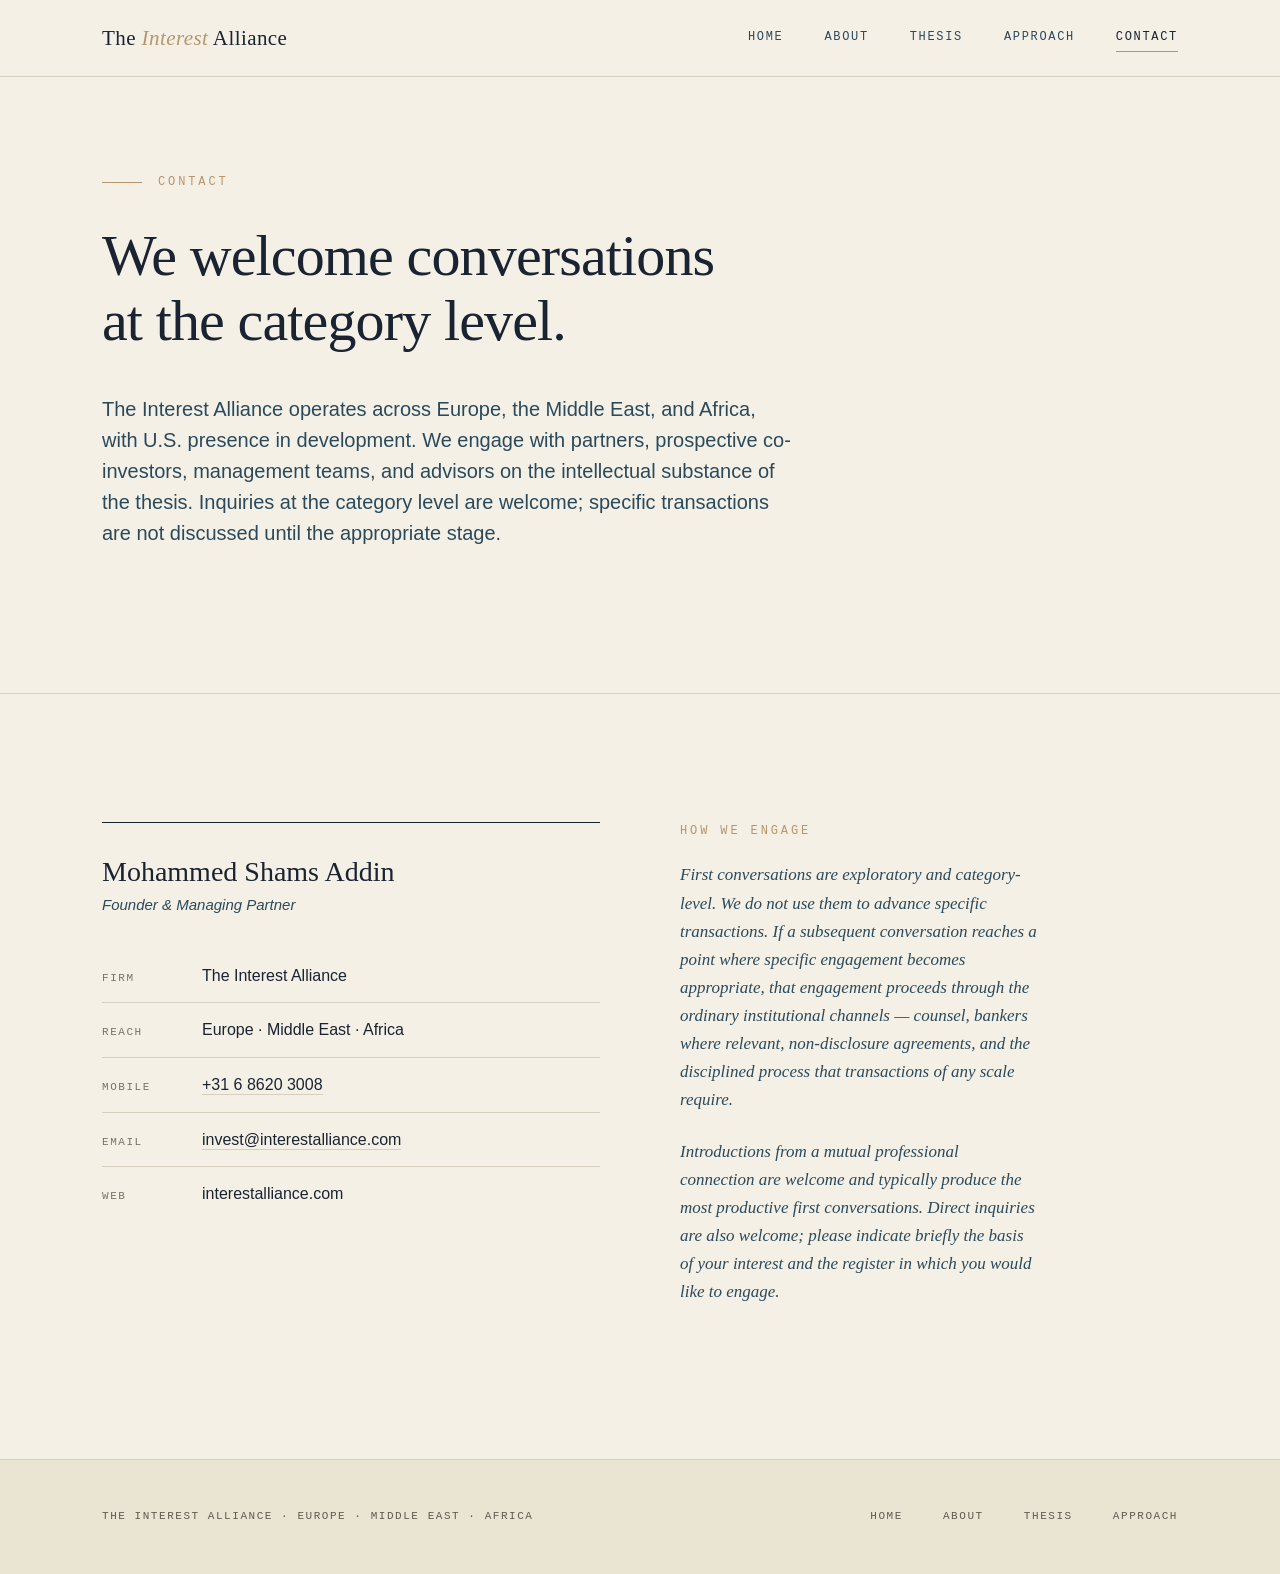
<file: contact.html>
<!DOCTYPE html>
<html lang="en">
<head>
<meta charset="UTF-8">
<meta name="viewport" content="width=device-width, initial-scale=1.0">
<title>Contact — The Interest Alliance</title>
<meta name="description" content="Contact The Interest Alliance.">
<link rel="stylesheet" href="style.css">
<link rel="icon" href="data:image/svg+xml,%3Csvg xmlns='http://www.w3.org/2000/svg' viewBox='0 0 32 32'%3E%3Crect width='32' height='32' fill='%23F4F0E6'/%3E%3Ctext x='16' y='23' text-anchor='middle' font-family='Georgia' font-size='20' fill='%231A2332'%3EI%3C/text%3E%3C/svg%3E">
</head>
<body>

<header class="mast">
  <div class="wrap mast-inner">
    <a href="index.html" class="brand">The <span class="brand-mark">Interest</span> Alliance</a>
    <nav class="nav" aria-label="Primary">
      <a href="index.html">Home</a>
      <a href="about.html">About</a>
      <a href="thesis.html">Thesis</a>
      <a href="approach.html">Approach</a>
      <a href="contact.html" class="active">Contact</a>
    </nav>
  </div>
</header>

<main>

  <section class="hero" style="padding-bottom: 72px;">
    <div class="wrap">
      <div class="eyebrow">Contact</div>
      <h1>We welcome conversations at the category level.</h1>
      <p class="hero-lede">
        The Interest Alliance operates across Europe, the Middle East, and Africa, with U.S. presence in development. We engage with partners, prospective co-investors, management teams, and advisors on the intellectual substance of the thesis. Inquiries at the category level are welcome; specific transactions are not discussed until the appropriate stage.
      </p>
    </div>
  </section>

  <section class="section">
    <div class="wrap">

      <div class="contact-block">

        <div class="contact-column">
        <div class="contact-card">
          <h2 class="contact-name">Mohammed Shams Addin</h2>
          <p class="contact-title">Founder &amp; Managing Partner</p>

          <div class="contact-line">
            <div class="contact-label">Firm</div>
            <div class="contact-value">The Interest Alliance</div>
          </div>
          <div class="contact-line">
            <div class="contact-label">Reach</div>
            <div class="contact-value">Europe · Middle East · Africa</div>
          </div>
          <div class="contact-line">
            <div class="contact-label">Mobile</div>
            <div class="contact-value"><a href="tel:+31686203008">+31 6 8620 3008</a></div>
          </div>
          <div class="contact-line">
            <div class="contact-label">Email</div>
            <div class="contact-value"><a href="mailto:invest@interestalliance.com">invest@interestalliance.com</a></div>
          </div>
          <div class="contact-line">
            <div class="contact-label">Web</div>
            <div class="contact-value">interestalliance.com</div>
          </div>
        </div>
        </div>

        <div class="contact-column">
          <div class="section-eyebrow">How we engage</div>
          <p class="contact-narrative">
            First conversations are exploratory and category-level. We do not use them to advance specific transactions. If a subsequent conversation reaches a point where specific engagement becomes appropriate, that engagement proceeds through the ordinary institutional channels — counsel, bankers where relevant, non-disclosure agreements, and the disciplined process that transactions of any scale require.
          </p>
          <p class="contact-narrative" style="margin-top: 24px;">
            Introductions from a mutual professional connection are welcome and typically produce the most productive first conversations. Direct inquiries are also welcome; please indicate briefly the basis of your interest and the register in which you would like to engage.
          </p>
        </div>

      </div>

    </div>
  </section>

</main>

<footer class="foot">
  <div class="wrap foot-inner">
    <div>The Interest Alliance · Europe · Middle East · Africa</div>
    <div class="foot-right">
      <a href="index.html">Home</a>
      <a href="about.html">About</a>
      <a href="thesis.html">Thesis</a>
      <a href="approach.html">Approach</a>
    </div>
  </div>
</footer>

</body>
</html>
</file>
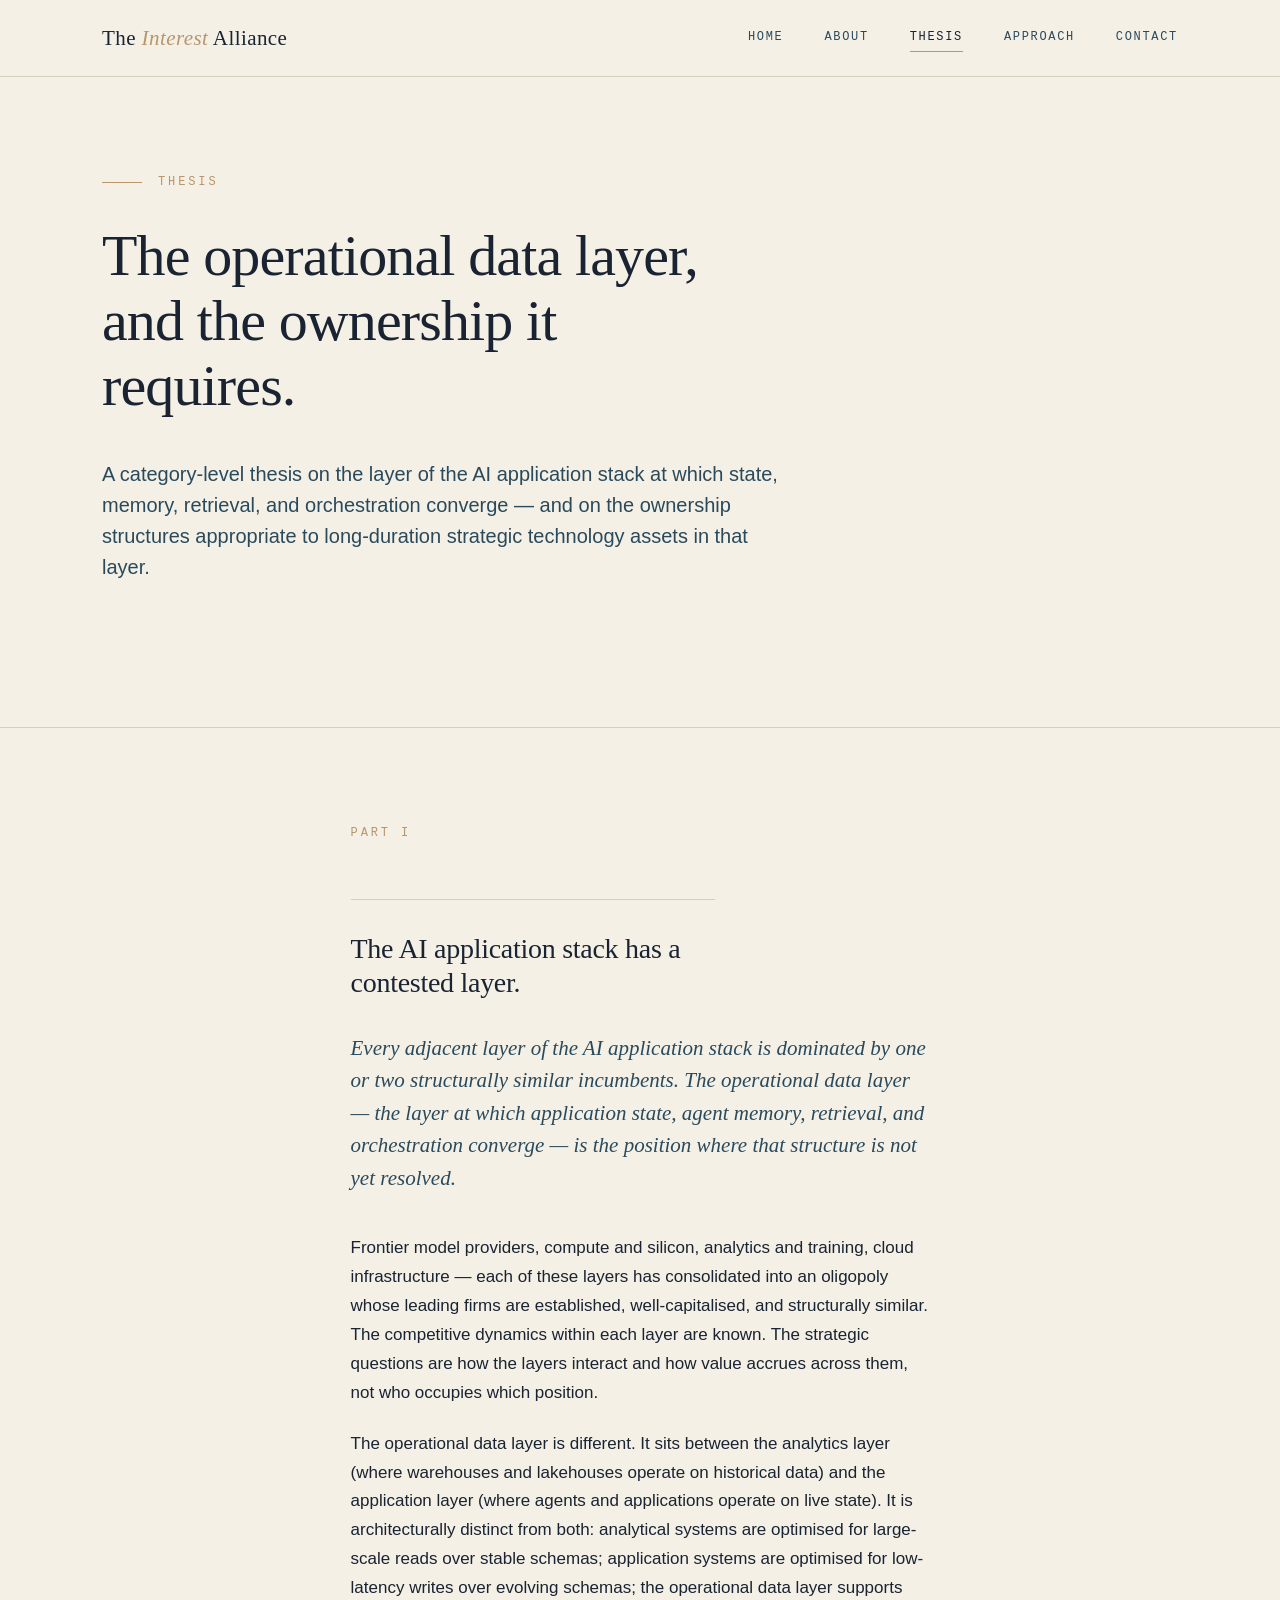
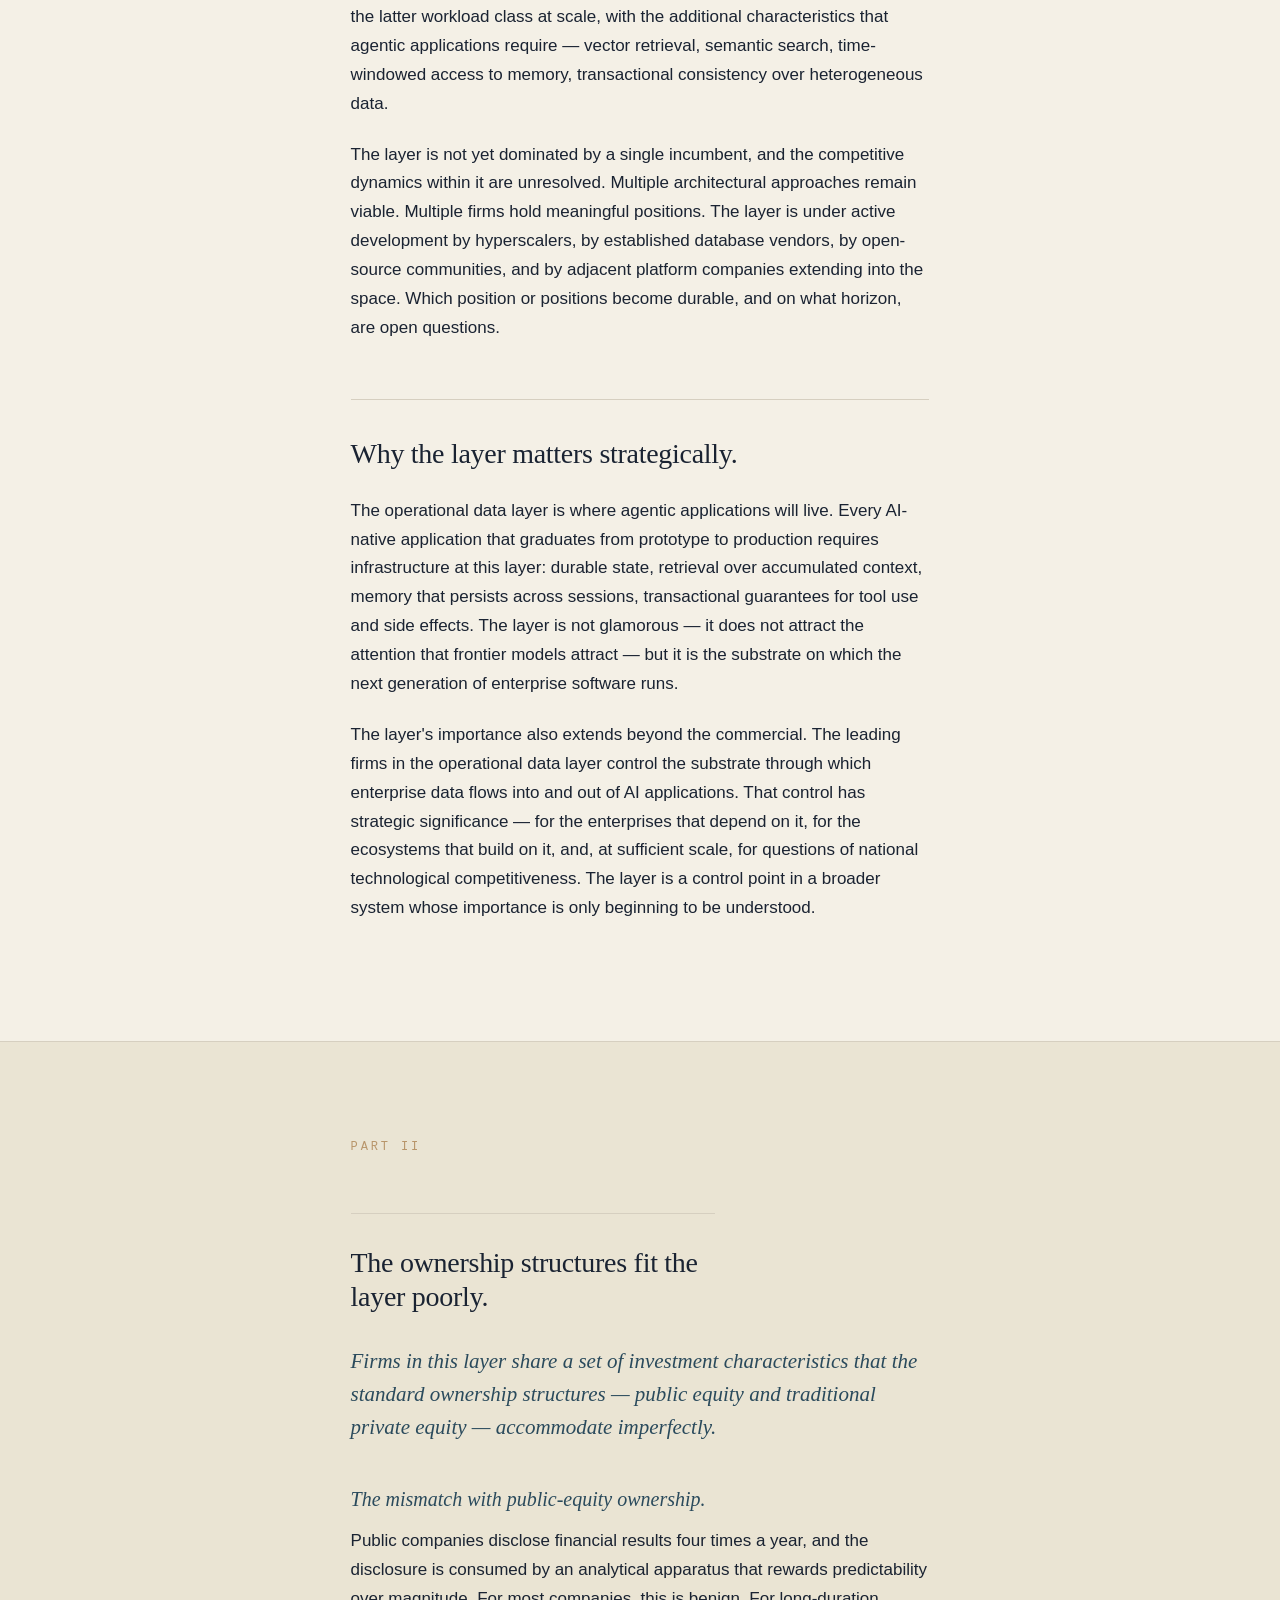
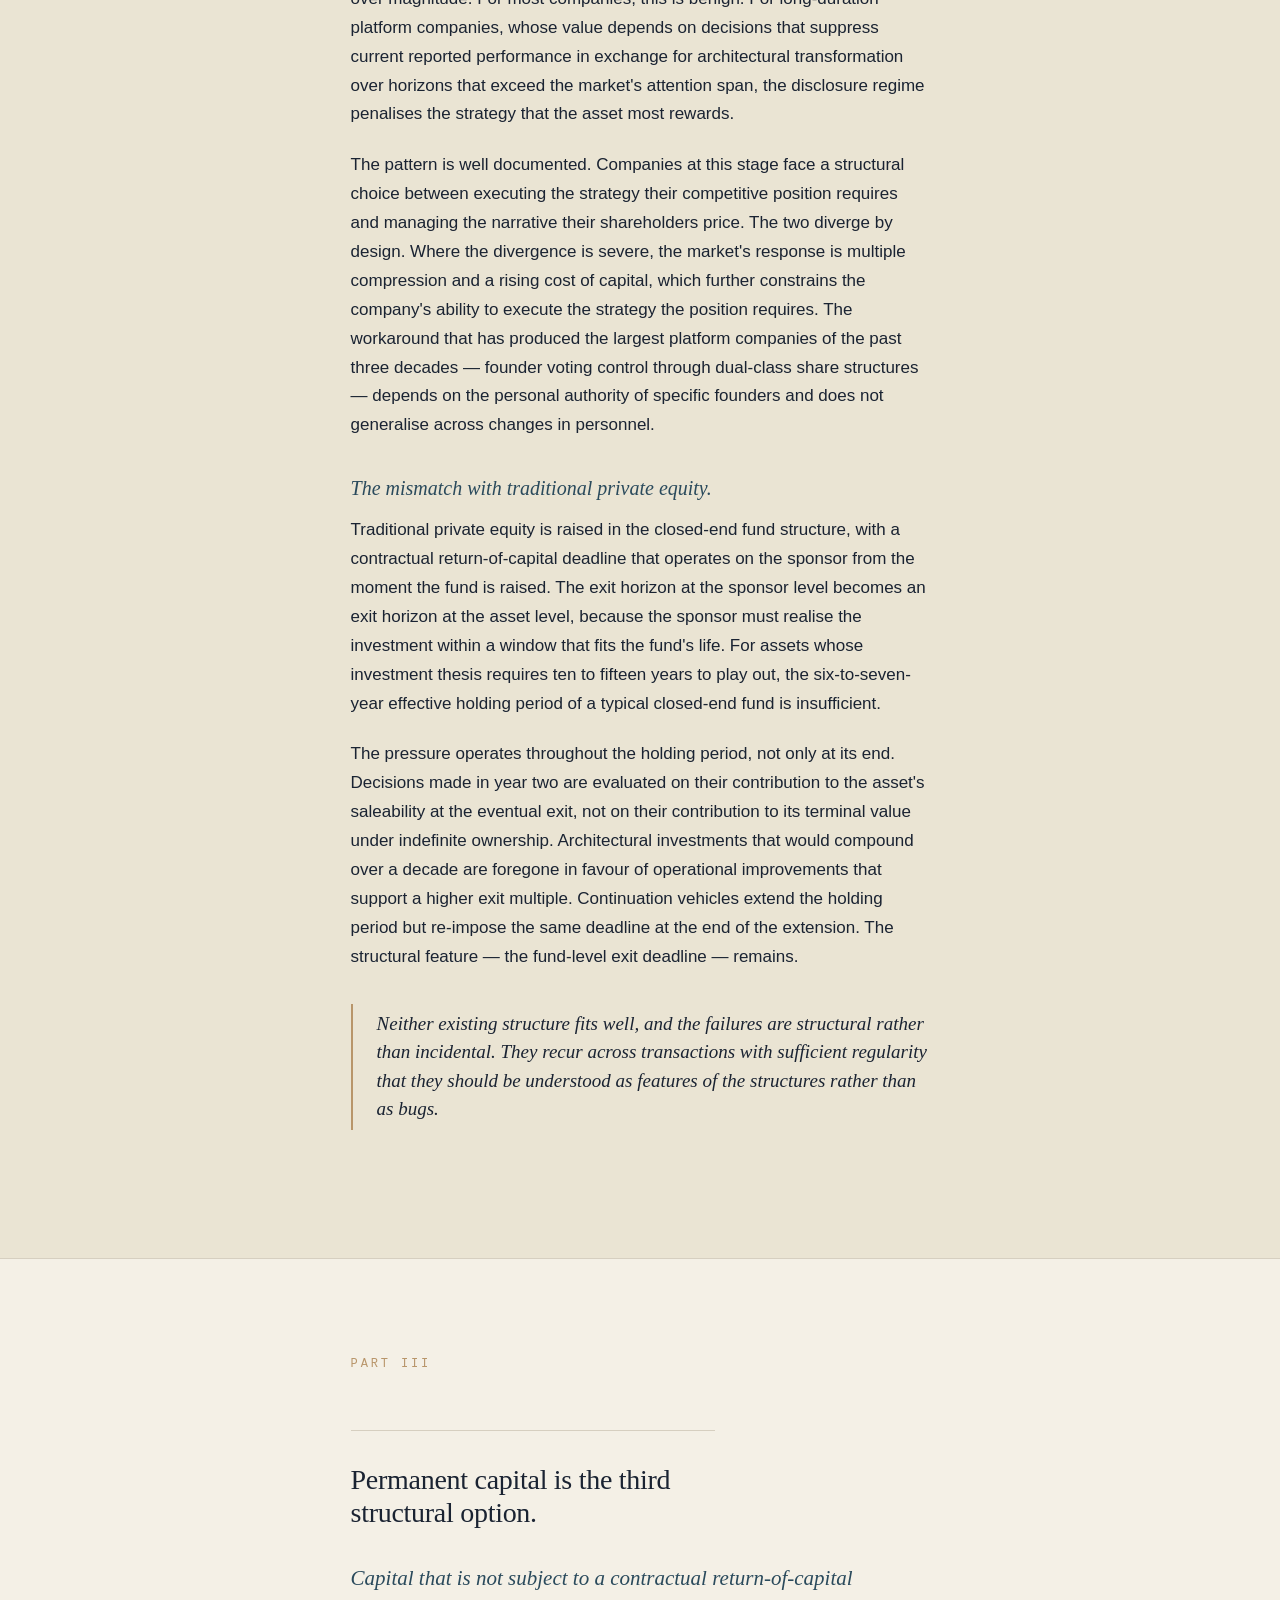
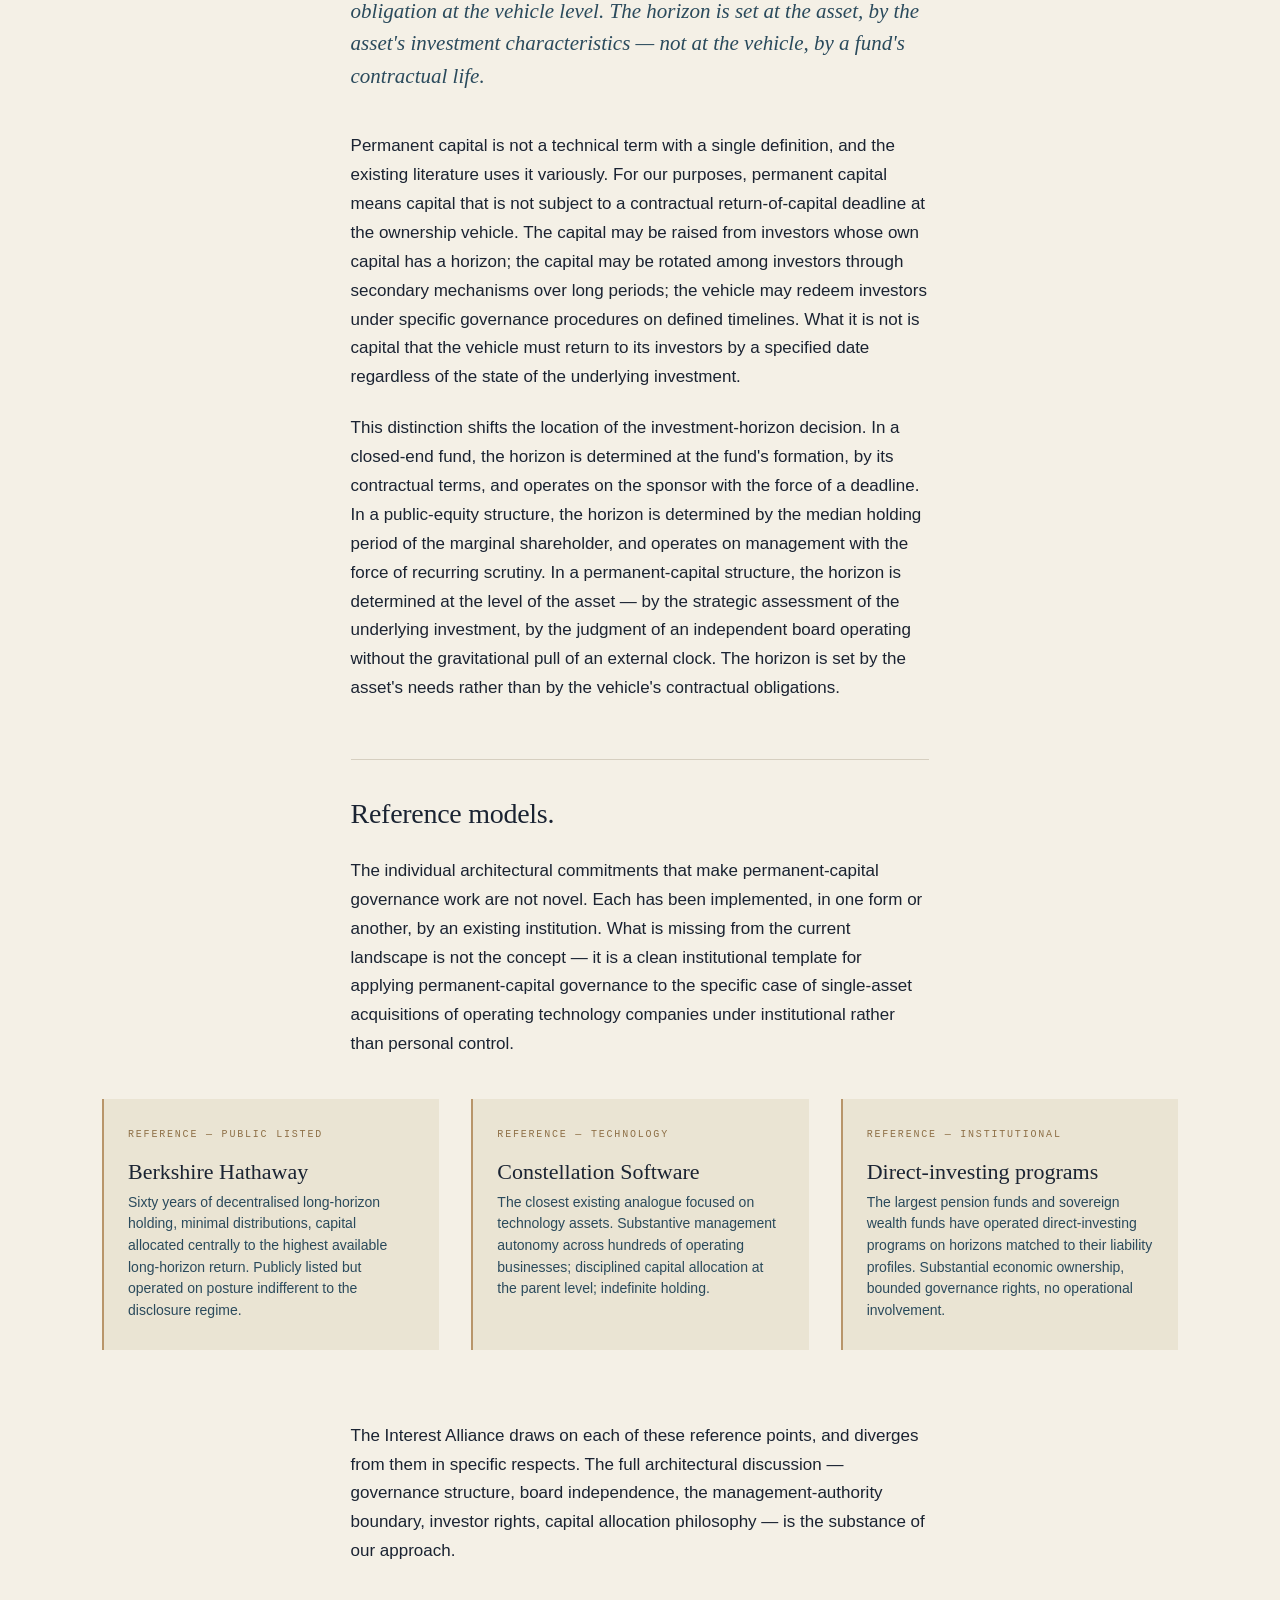
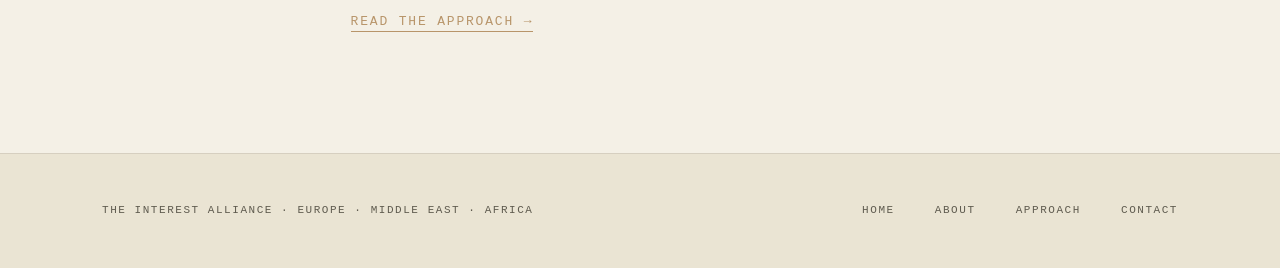
<file: thesis.html>
<!DOCTYPE html>
<html lang="en">
<head>
<meta charset="UTF-8">
<meta name="viewport" content="width=device-width, initial-scale=1.0">
<title>Thesis — The Interest Alliance</title>
<meta name="description" content="A category-level thesis on the operational data layer of the AI application stack and the ownership structures appropriate to it.">
<link rel="stylesheet" href="style.css">
<link rel="icon" href="data:image/svg+xml,%3Csvg xmlns='http://www.w3.org/2000/svg' viewBox='0 0 32 32'%3E%3Crect width='32' height='32' fill='%23F4F0E6'/%3E%3Ctext x='16' y='23' text-anchor='middle' font-family='Georgia' font-size='20' fill='%231A2332'%3EI%3C/text%3E%3C/svg%3E">
</head>
<body>

<header class="mast">
  <div class="wrap mast-inner">
    <a href="index.html" class="brand">The <span class="brand-mark">Interest</span> Alliance</a>
    <nav class="nav" aria-label="Primary">
      <a href="index.html">Home</a>
      <a href="about.html">About</a>
      <a href="thesis.html" class="active">Thesis</a>
      <a href="approach.html">Approach</a>
      <a href="contact.html">Contact</a>
    </nav>
  </div>
</header>

<main>

  <section class="hero" style="padding-bottom: 72px;">
    <div class="wrap">
      <div class="eyebrow">Thesis</div>
      <h1>The operational data layer, and the ownership it requires.</h1>
      <p class="hero-lede">
        A category-level thesis on the layer of the AI application stack at which state, memory, retrieval, and orchestration converge — and on the ownership structures appropriate to long-duration strategic technology assets in that layer.
      </p>
    </div>
  </section>

  <section class="section">
    <div class="wrap prose">
      <div class="section-eyebrow">Part I</div>
      <h2 class="section-heading" style="margin-bottom: 32px;">The AI application stack has a contested layer.</h2>

      <p class="lede">
        Every adjacent layer of the AI application stack is dominated by one or two structurally similar incumbents. The operational data layer — the layer at which application state, agent memory, retrieval, and orchestration converge — is the position where that structure is not yet resolved.
      </p>

      <p>
        Frontier model providers, compute and silicon, analytics and training, cloud infrastructure — each of these layers has consolidated into an oligopoly whose leading firms are established, well-capitalised, and structurally similar. The competitive dynamics within each layer are known. The strategic questions are how the layers interact and how value accrues across them, not who occupies which position.
      </p>
      <p>
        The operational data layer is different. It sits between the analytics layer (where warehouses and lakehouses operate on historical data) and the application layer (where agents and applications operate on live state). It is architecturally distinct from both: analytical systems are optimised for large-scale reads over stable schemas; application systems are optimised for low-latency writes over evolving schemas; the operational data layer supports the latter workload class at scale, with the additional characteristics that agentic applications require — vector retrieval, semantic search, time-windowed access to memory, transactional consistency over heterogeneous data.
      </p>
      <p>
        The layer is not yet dominated by a single incumbent, and the competitive dynamics within it are unresolved. Multiple architectural approaches remain viable. Multiple firms hold meaningful positions. The layer is under active development by hyperscalers, by established database vendors, by open-source communities, and by adjacent platform companies extending into the space. Which position or positions become durable, and on what horizon, are open questions.
      </p>

      <h2>Why the layer matters strategically.</h2>

      <p>
        The operational data layer is where agentic applications will live. Every AI-native application that graduates from prototype to production requires infrastructure at this layer: durable state, retrieval over accumulated context, memory that persists across sessions, transactional guarantees for tool use and side effects. The layer is not glamorous — it does not attract the attention that frontier models attract — but it is the substrate on which the next generation of enterprise software runs.
      </p>
      <p>
        The layer's importance also extends beyond the commercial. The leading firms in the operational data layer control the substrate through which enterprise data flows into and out of AI applications. That control has strategic significance — for the enterprises that depend on it, for the ecosystems that build on it, and, at sufficient scale, for questions of national technological competitiveness. The layer is a control point in a broader system whose importance is only beginning to be understood.
      </p>
    </div>
  </section>

  <section class="section" style="background: var(--paperAlt);">
    <div class="wrap prose">
      <div class="section-eyebrow">Part II</div>
      <h2 class="section-heading" style="margin-bottom: 32px;">The ownership structures fit the layer poorly.</h2>

      <p class="lede">
        Firms in this layer share a set of investment characteristics that the standard ownership structures — public equity and traditional private equity — accommodate imperfectly.
      </p>

      <h3>The mismatch with public-equity ownership.</h3>
      <p>
        Public companies disclose financial results four times a year, and the disclosure is consumed by an analytical apparatus that rewards predictability over magnitude. For most companies, this is benign. For long-duration platform companies, whose value depends on decisions that suppress current reported performance in exchange for architectural transformation over horizons that exceed the market's attention span, the disclosure regime penalises the strategy that the asset most rewards.
      </p>
      <p>
        The pattern is well documented. Companies at this stage face a structural choice between executing the strategy their competitive position requires and managing the narrative their shareholders price. The two diverge by design. Where the divergence is severe, the market's response is multiple compression and a rising cost of capital, which further constrains the company's ability to execute the strategy the position requires. The workaround that has produced the largest platform companies of the past three decades — founder voting control through dual-class share structures — depends on the personal authority of specific founders and does not generalise across changes in personnel.
      </p>

      <h3>The mismatch with traditional private equity.</h3>
      <p>
        Traditional private equity is raised in the closed-end fund structure, with a contractual return-of-capital deadline that operates on the sponsor from the moment the fund is raised. The exit horizon at the sponsor level becomes an exit horizon at the asset level, because the sponsor must realise the investment within a window that fits the fund's life. For assets whose investment thesis requires ten to fifteen years to play out, the six-to-seven-year effective holding period of a typical closed-end fund is insufficient.
      </p>
      <p>
        The pressure operates throughout the holding period, not only at its end. Decisions made in year two are evaluated on their contribution to the asset's saleability at the eventual exit, not on their contribution to its terminal value under indefinite ownership. Architectural investments that would compound over a decade are foregone in favour of operational improvements that support a higher exit multiple. Continuation vehicles extend the holding period but re-impose the same deadline at the end of the extension. The structural feature — the fund-level exit deadline — remains.
      </p>

      <div class="callout">
        Neither existing structure fits well, and the failures are structural rather than incidental. They recur across transactions with sufficient regularity that they should be understood as features of the structures rather than as bugs.
      </div>
    </div>
  </section>

  <section class="section">
    <div class="wrap prose">
      <div class="section-eyebrow">Part III</div>
      <h2 class="section-heading" style="margin-bottom: 32px;">Permanent capital is the third structural option.</h2>

      <p class="lede">
        Capital that is not subject to a contractual return-of-capital obligation at the vehicle level. The horizon is set at the asset, by the asset's investment characteristics — not at the vehicle, by a fund's contractual life.
      </p>

      <p>
        Permanent capital is not a technical term with a single definition, and the existing literature uses it variously. For our purposes, permanent capital means capital that is not subject to a contractual return-of-capital deadline at the ownership vehicle. The capital may be raised from investors whose own capital has a horizon; the capital may be rotated among investors through secondary mechanisms over long periods; the vehicle may redeem investors under specific governance procedures on defined timelines. What it is not is capital that the vehicle must return to its investors by a specified date regardless of the state of the underlying investment.
      </p>
      <p>
        This distinction shifts the location of the investment-horizon decision. In a closed-end fund, the horizon is determined at the fund's formation, by its contractual terms, and operates on the sponsor with the force of a deadline. In a public-equity structure, the horizon is determined by the median holding period of the marginal shareholder, and operates on management with the force of recurring scrutiny. In a permanent-capital structure, the horizon is determined at the level of the asset — by the strategic assessment of the underlying investment, by the judgment of an independent board operating without the gravitational pull of an external clock. The horizon is set by the asset's needs rather than by the vehicle's contractual obligations.
      </p>

      <h2>Reference models.</h2>
      <p>
        The individual architectural commitments that make permanent-capital governance work are not novel. Each has been implemented, in one form or another, by an existing institution. What is missing from the current landscape is not the concept — it is a clean institutional template for applying permanent-capital governance to the specific case of single-asset acquisitions of operating technology companies under institutional rather than personal control.
      </p>
    </div>

    <div class="wrap" style="margin-top: 40px;">
      <div class="models">
        <div class="model">
          <div class="model-tag">Reference — Public listed</div>
          <div class="model-name">Berkshire Hathaway</div>
          <p class="model-body">
            Sixty years of decentralised long-horizon holding, minimal distributions, capital allocated centrally to the highest available long-horizon return. Publicly listed but operated on posture indifferent to the disclosure regime.
          </p>
        </div>
        <div class="model">
          <div class="model-tag">Reference — Technology</div>
          <div class="model-name">Constellation Software</div>
          <p class="model-body">
            The closest existing analogue focused on technology assets. Substantive management autonomy across hundreds of operating businesses; disciplined capital allocation at the parent level; indefinite holding.
          </p>
        </div>
        <div class="model">
          <div class="model-tag">Reference — Institutional</div>
          <div class="model-name">Direct-investing programs</div>
          <p class="model-body">
            The largest pension funds and sovereign wealth funds have operated direct-investing programs on horizons matched to their liability profiles. Substantial economic ownership, bounded governance rights, no operational involvement.
          </p>
        </div>
      </div>
    </div>

    <div class="wrap prose">

      <p>
        The Interest Alliance draws on each of these reference points, and diverges from them in specific respects. The full architectural discussion — governance structure, board independence, the management-authority boundary, investor rights, capital allocation philosophy — is the substance of our approach.
      </p>

      <p style="margin-top: 40px;">
        <a href="approach.html" style="font-family: var(--f-mono); font-size: 13px; letter-spacing: 0.14em; text-transform: uppercase; color: var(--accent); text-decoration: none; border-bottom: 1px solid var(--accent); padding-bottom: 2px;">Read the approach →</a>
      </p>
    </div>
  </section>

</main>

<footer class="foot">
  <div class="wrap foot-inner">
    <div>The Interest Alliance · Europe · Middle East · Africa</div>
    <div class="foot-right">
      <a href="index.html">Home</a>
      <a href="about.html">About</a>
      <a href="approach.html">Approach</a>
      <a href="contact.html">Contact</a>
    </div>
  </div>
</footer>

</body>
</html>
</file>
<file: style.css>
/* The Interest Alliance — institutional site */

:root {
  --ink: #1A2332;
  --paper: #F4F0E6;
  --paperAlt: #EAE4D3;
  --accent: #B8956A;
  --accentD: #8E7047;
  --petrol: #2A4A5C;
  --muted: #7A7362;
  --mutedD: #5F5B4F;
  --hair: #D6CFC0;
  --hairMuted: #C7BFAA;

  --f-display: Georgia, 'Times New Roman', 'Iowan Old Style', serif;
  --f-body: -apple-system, BlinkMacSystemFont, 'Segoe UI', Roboto, 'Helvetica Neue', Arial, sans-serif;
  --f-mono: ui-monospace, 'SF Mono', Menlo, Consolas, monospace;

  --max: 1140px;
  --gutter: 32px;
}

* { box-sizing: border-box; }

html { scroll-behavior: smooth; }

body {
  margin: 0;
  background: var(--paper);
  color: var(--ink);
  font-family: var(--f-body);
  font-size: 17px;
  line-height: 1.6;
  -webkit-font-smoothing: antialiased;
  -moz-osx-font-smoothing: grayscale;
}

/* ---- Layout scaffolding ---- */
.wrap {
  max-width: var(--max);
  margin: 0 auto;
  padding: 0 var(--gutter);
}

.rule {
  height: 1px;
  background: var(--hair);
  border: 0;
  margin: 0;
}

/* ---- Global masthead ---- */
.mast {
  border-bottom: 1px solid var(--hair);
  padding: 24px 0;
  background: var(--paper);
  position: sticky;
  top: 0;
  z-index: 10;
}
.mast-inner {
  display: flex;
  justify-content: space-between;
  align-items: center;
}
.brand {
  font-family: var(--f-display);
  font-size: 21px;
  font-weight: 400;
  letter-spacing: 0.02em;
  color: var(--ink);
  text-decoration: none;
  line-height: 1;
  white-space: nowrap;
}
.brand .brand-mark {
  color: var(--accent);
  font-style: italic;
}
.nav {
  font-family: var(--f-mono);
  font-size: 12px;
  letter-spacing: 0.14em;
  text-transform: uppercase;
}
.nav a {
  color: var(--petrol);
  text-decoration: none;
  padding: 4px 0;
  margin-left: 32px;
  border-bottom: 1px solid transparent;
  transition: color 0.15s ease, border-color 0.15s ease;
  display: inline-block;
}
.nav a:first-child { margin-left: 0; }
.nav a:hover,
.nav a.active {
  color: var(--ink);
  border-bottom-color: var(--accent);
}

/* ---- Hero ---- */
.hero {
  padding: 96px 0 120px;
  border-bottom: 1px solid var(--hair);
}
.eyebrow {
  font-family: var(--f-mono);
  font-size: 12px;
  letter-spacing: 0.24em;
  text-transform: uppercase;
  color: var(--accent);
  margin-bottom: 32px;
  display: flex;
  align-items: center;
  gap: 16px;
}
.eyebrow::before {
  content: "";
  display: inline-block;
  width: 40px;
  height: 1px;
  background: var(--accent);
}
.hero h1 {
  font-family: var(--f-display);
  font-size: clamp(38px, 5vw, 58px);
  line-height: 1.12;
  font-weight: 400;
  letter-spacing: -0.015em;
  margin: 0 0 40px 0;
  max-width: 22ch;
  color: var(--ink);
}
.hero-lede {
  font-size: 20px;
  line-height: 1.55;
  max-width: 62ch;
  color: var(--petrol);
  margin: 0 0 72px 0;
}

/* ---- Horizon signature ---- */
.horizons {
  padding: 40px 0 0;
  border-top: 1px solid var(--hair);
  max-width: 780px;
}
.horizon {
  display: flex;
  align-items: baseline;
  padding: 20px 0;
  border-bottom: 1px solid var(--hairMuted);
}
.horizon:last-child { border-bottom: 0; padding-bottom: 0; }
.horizon-tag {
  font-family: var(--f-mono);
  font-size: 11px;
  letter-spacing: 0.16em;
  text-transform: uppercase;
  color: var(--mutedD);
  width: 128px;
  flex-shrink: 0;
}
.horizon-body {
  flex: 1;
}
.horizon-label {
  font-family: var(--f-display);
  color: var(--ink);
  line-height: 1.2;
}
.horizon-1 .horizon-label { font-size: 18px; color: var(--muted); }
.horizon-2 .horizon-label { font-size: 24px; color: var(--petrol); }
.horizon-3 .horizon-label { font-size: 32px; color: var(--ink); font-weight: 500; }
.horizon-sub {
  display: block;
  font-family: var(--f-body);
  font-size: 14px;
  line-height: 1.5;
  color: var(--muted);
  margin-top: 6px;
  font-style: italic;
}

/* ---- Section spacing ---- */
.section {
  padding: 96px 0;
  border-bottom: 1px solid var(--hair);
}
.section:last-child { border-bottom: 0; }

.section-eyebrow {
  font-family: var(--f-mono);
  font-size: 12px;
  letter-spacing: 0.24em;
  text-transform: uppercase;
  color: var(--accent);
  margin-bottom: 20px;
}

.section-heading {
  font-family: var(--f-display);
  font-size: clamp(30px, 3.5vw, 40px);
  line-height: 1.2;
  font-weight: 400;
  letter-spacing: -0.01em;
  margin: 0 0 40px 0;
  max-width: 26ch;
  color: var(--ink);
}

/* ---- Focus areas grid ---- */
.focus-grid {
  display: flex;
  flex-wrap: wrap;
  margin: 24px -20px 0;
}
.focus-card {
  flex: 1 1 0;
  min-width: 260px;
  padding: 24px 20px 0;
  margin: 0 20px;
  border-top: 1px solid var(--ink);
}
.focus-num {
  font-family: var(--f-mono);
  font-size: 11px;
  letter-spacing: 0.16em;
  color: var(--accent);
  margin-bottom: 16px;
}
.focus-title {
  font-family: var(--f-display);
  font-size: 22px;
  line-height: 1.25;
  font-weight: 400;
  color: var(--ink);
  margin: 0 0 12px 0;
}
.focus-body {
  font-size: 15px;
  line-height: 1.6;
  color: var(--petrol);
  margin: 0;
}

/* ---- Prose columns (for thesis, approach) ---- */
.prose {
  max-width: 68ch;
}
.prose p {
  margin: 0 0 22px 0;
  font-size: 17px;
  line-height: 1.7;
  color: var(--ink);
}
.prose p.lede {
  font-size: 21px;
  line-height: 1.55;
  color: var(--petrol);
  margin-bottom: 40px;
  font-family: var(--f-display);
  font-style: italic;
  font-weight: 400;
}
.prose h2 {
  font-family: var(--f-display);
  font-size: 28px;
  font-weight: 400;
  letter-spacing: -0.01em;
  color: var(--ink);
  margin: 56px 0 20px 0;
  padding-top: 32px;
  border-top: 1px solid var(--hair);
}
.prose h3 {
  font-family: var(--f-display);
  font-style: italic;
  font-size: 20px;
  font-weight: 400;
  color: var(--petrol);
  margin: 32px 0 12px 0;
}
.prose .callout {
  border-left: 2px solid var(--accent);
  padding: 6px 0 6px 24px;
  margin: 32px 0;
  font-family: var(--f-display);
  font-size: 19px;
  line-height: 1.5;
  color: var(--ink);
  font-style: italic;
}

/* ---- Principles list ---- */
.principles {
  display: flex;
  flex-wrap: wrap;
  margin: 40px -28px;
}
.principle {
  flex: 1 1 300px;
  min-width: 260px;
  margin: 0 28px 40px;
  padding-top: 20px;
  border-top: 1px solid var(--hair);
}
.principle-num {
  font-family: var(--f-mono);
  font-size: 11px;
  letter-spacing: 0.16em;
  color: var(--accent);
  margin-bottom: 12px;
}
.principle-title {
  font-family: var(--f-display);
  font-style: normal;
  font-size: 20px;
  line-height: 1.3;
  color: var(--ink);
  margin: 0 0 10px 0;
}
.principle-body {
  font-size: 15px;
  line-height: 1.6;
  color: var(--petrol);
  margin: 0;
}

/* ---- Reference models card set ---- */
.models {
  display: flex;
  flex-wrap: wrap;
  margin: 40px -16px;
}
.model {
  flex: 1 1 260px;
  min-width: 240px;
  margin: 0 16px 32px;
  padding: 28px 24px;
  background: var(--paperAlt);
  border-left: 2px solid var(--accent);
}
.model-name {
  font-family: var(--f-display);
  font-size: 22px;
  color: var(--ink);
  margin: 0 0 6px 0;
  line-height: 1.2;
}
.model-tag {
  font-family: var(--f-mono);
  font-size: 10px;
  letter-spacing: 0.18em;
  text-transform: uppercase;
  color: var(--accentD);
  margin-bottom: 16px;
}
.model-body {
  font-size: 14px;
  line-height: 1.55;
  color: var(--petrol);
  margin: 0;
}

/* ---- Contact ---- */
.contact-block {
  display: flex;
  flex-wrap: wrap;
  margin: 32px -40px 0;
}
.contact-column {
  flex: 1 1 380px;
  min-width: 320px;
  padding: 0 40px;
  margin-bottom: 40px;
}
.contact-card {
  padding-top: 32px;
  border-top: 1px solid var(--ink);
}
.contact-name {
  font-family: var(--f-display);
  font-size: 28px;
  line-height: 1.2;
  color: var(--ink);
  margin: 0 0 4px 0;
  font-weight: 400;
}
.contact-title {
  font-family: var(--f-body);
  font-size: 15px;
  color: var(--petrol);
  margin: 0 0 32px 0;
  font-style: italic;
}
.contact-line {
  display: flex;
  padding: 14px 0;
  border-bottom: 1px solid var(--hair);
  align-items: baseline;
}
.contact-line:last-child { border-bottom: 0; }
.contact-label {
  font-family: var(--f-mono);
  font-size: 11px;
  letter-spacing: 0.14em;
  text-transform: uppercase;
  color: var(--muted);
  width: 100px;
  flex-shrink: 0;
}
.contact-value {
  font-size: 16px;
  color: var(--ink);
  flex: 1;
}
.contact-value a {
  color: var(--ink);
  text-decoration: none;
  border-bottom: 1px solid var(--hair);
  padding-bottom: 1px;
  transition: border-color 0.15s ease;
}
.contact-value a:hover {
  border-bottom-color: var(--accent);
}

.contact-narrative {
  font-family: var(--f-display);
  font-size: 17px;
  line-height: 1.65;
  color: var(--petrol);
  font-style: italic;
  max-width: 42ch;
}

/* ---- Footer ---- */
.foot {
  padding: 48px 0;
  border-top: 1px solid var(--hair);
  background: var(--paperAlt);
  font-family: var(--f-mono);
  font-size: 11px;
  letter-spacing: 0.14em;
  text-transform: uppercase;
  color: var(--mutedD);
}
.foot-inner {
  display: flex;
  justify-content: space-between;
  align-items: center;
  flex-wrap: wrap;
}
.foot-right {
  display: inline-block;
}
.foot a {
  color: var(--mutedD);
  text-decoration: none;
  margin-left: 32px;
  transition: color 0.15s ease;
}
.foot a:first-child { margin-left: 0; }
.foot a:hover { color: var(--ink); }

/* ---- Responsive ---- */
@media (max-width: 780px) {
  :root { --gutter: 24px; }
  .nav a { margin-left: 20px; font-size: 11px; letter-spacing: 0.12em; }
  .focus-card, .principle, .model { flex-basis: 100%; }
  .hero { padding: 72px 0 88px; }
  .section { padding: 72px 0; }
  .horizon-tag { width: 100px; }
  .horizon-3 .horizon-label { font-size: 26px; }
  .horizon-2 .horizon-label { font-size: 20px; }
  .horizon-1 .horizon-label { font-size: 16px; }
}
@media (max-width: 560px) {
  .mast { padding: 16px 0; }
  .mast-inner { flex-direction: column; align-items: flex-start; gap: 14px; }
  .brand { font-size: 18px; }
  .nav { gap: 16px; }
  .hero h1 { font-size: 34px; }
  .hero-lede { font-size: 17px; }
  .foot-inner { flex-direction: column; align-items: flex-start; }
}

/* ---- Accessibility ---- */
:focus-visible {
  outline: 2px solid var(--accent);
  outline-offset: 3px;
}

@media (prefers-reduced-motion: reduce) {
  * { animation-duration: 0s !important; transition-duration: 0s !important; }
}
</file>
